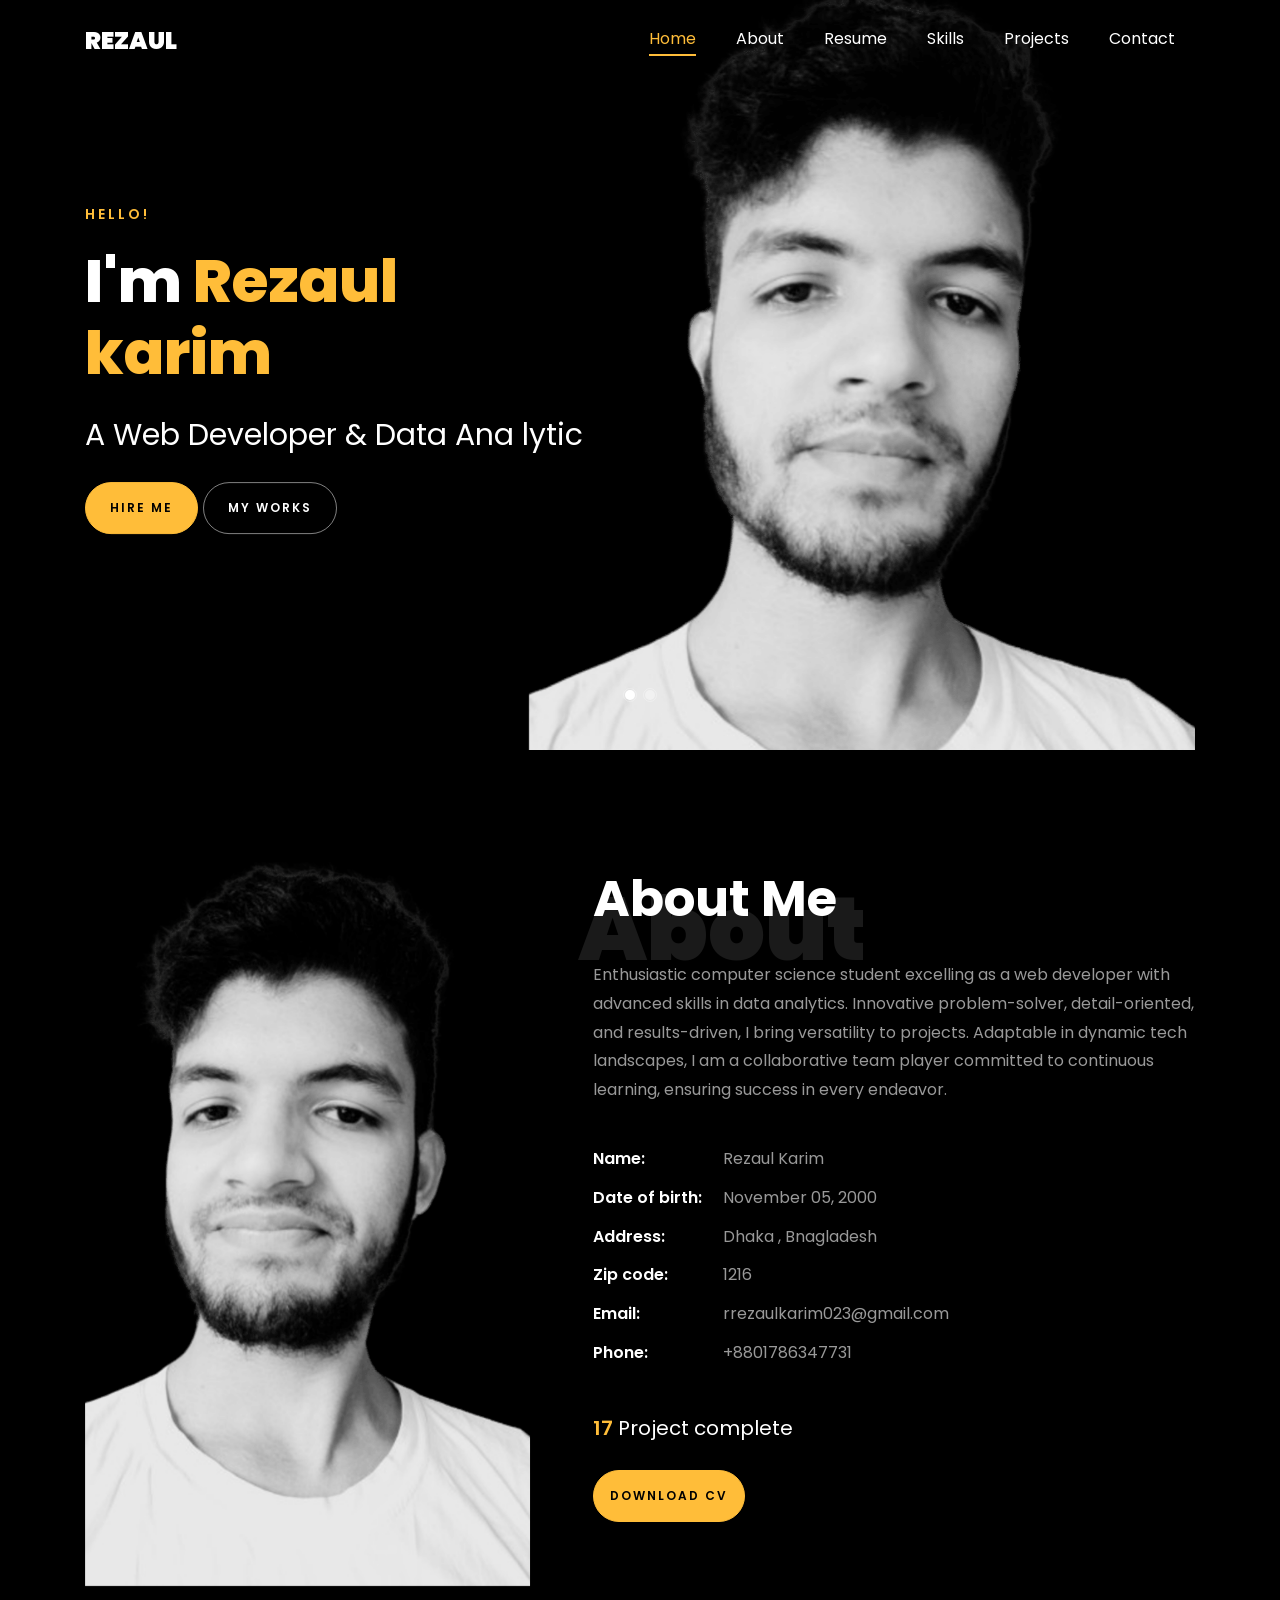
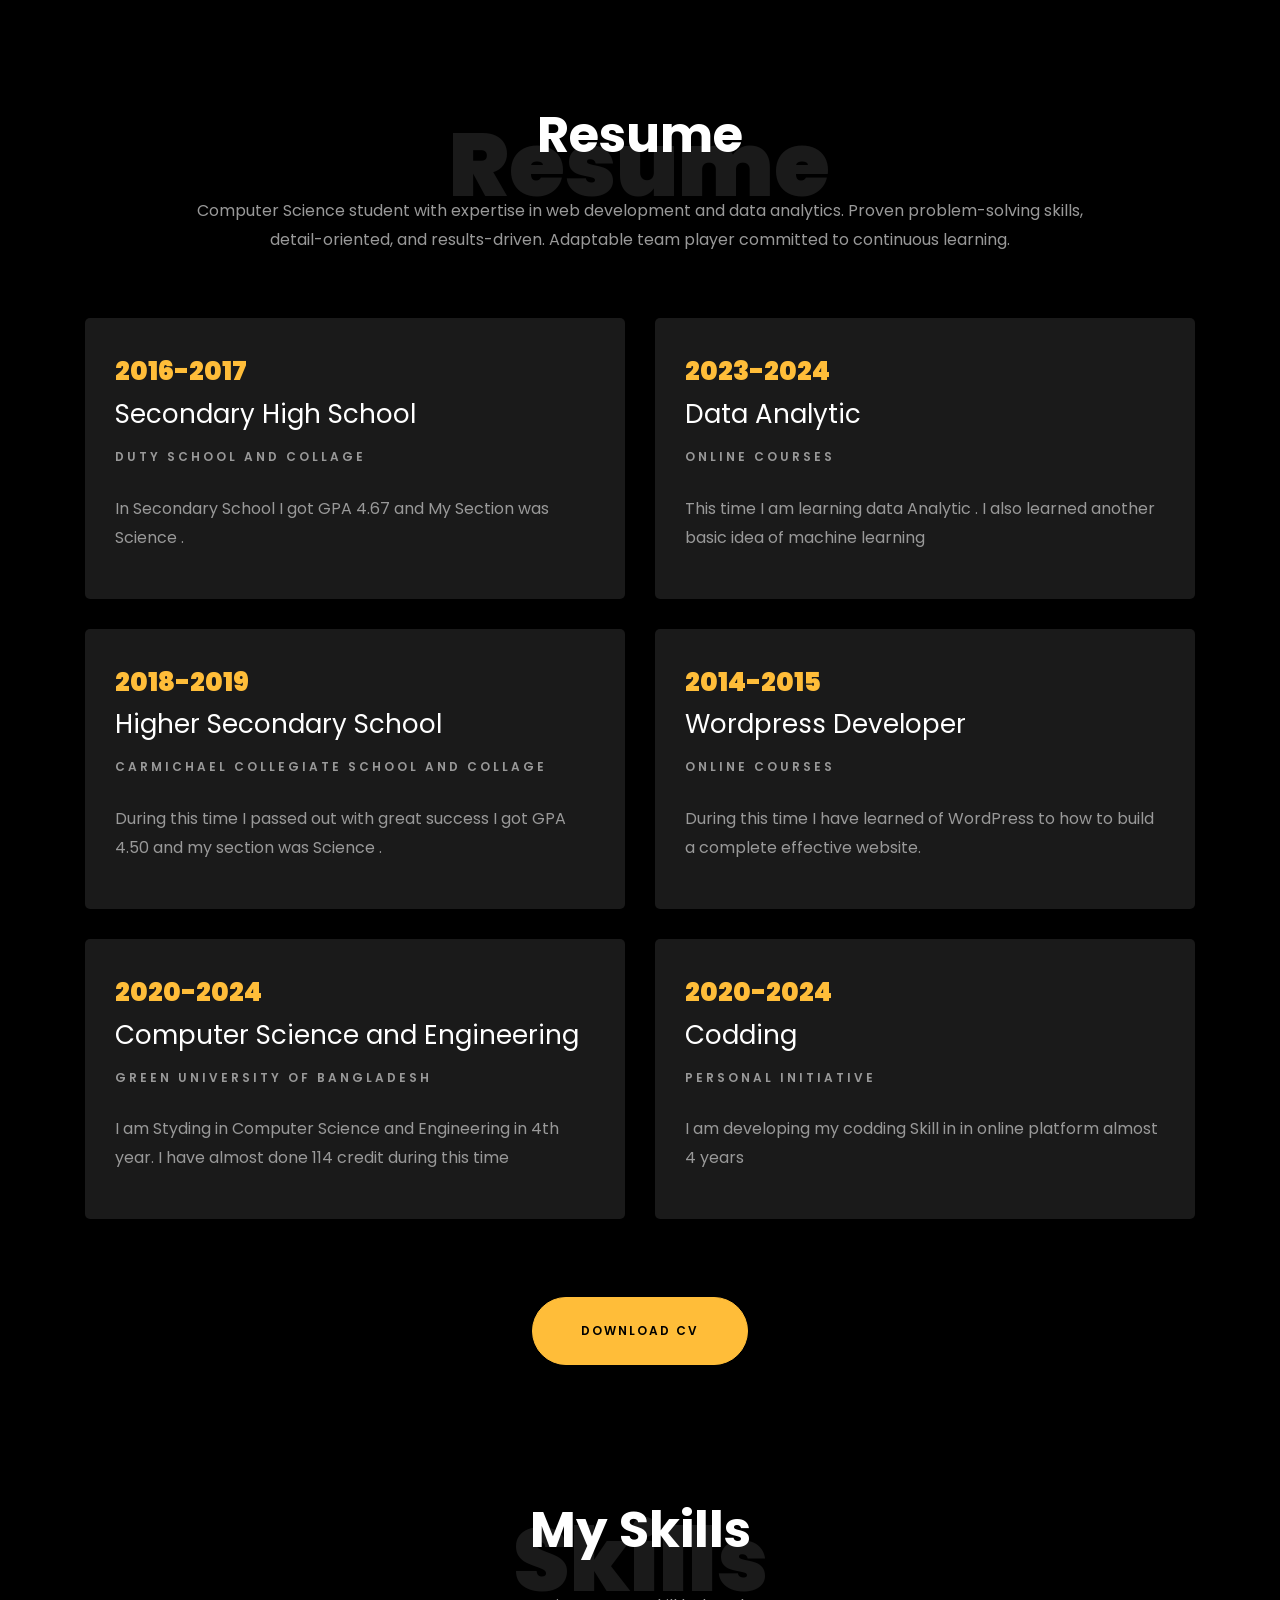
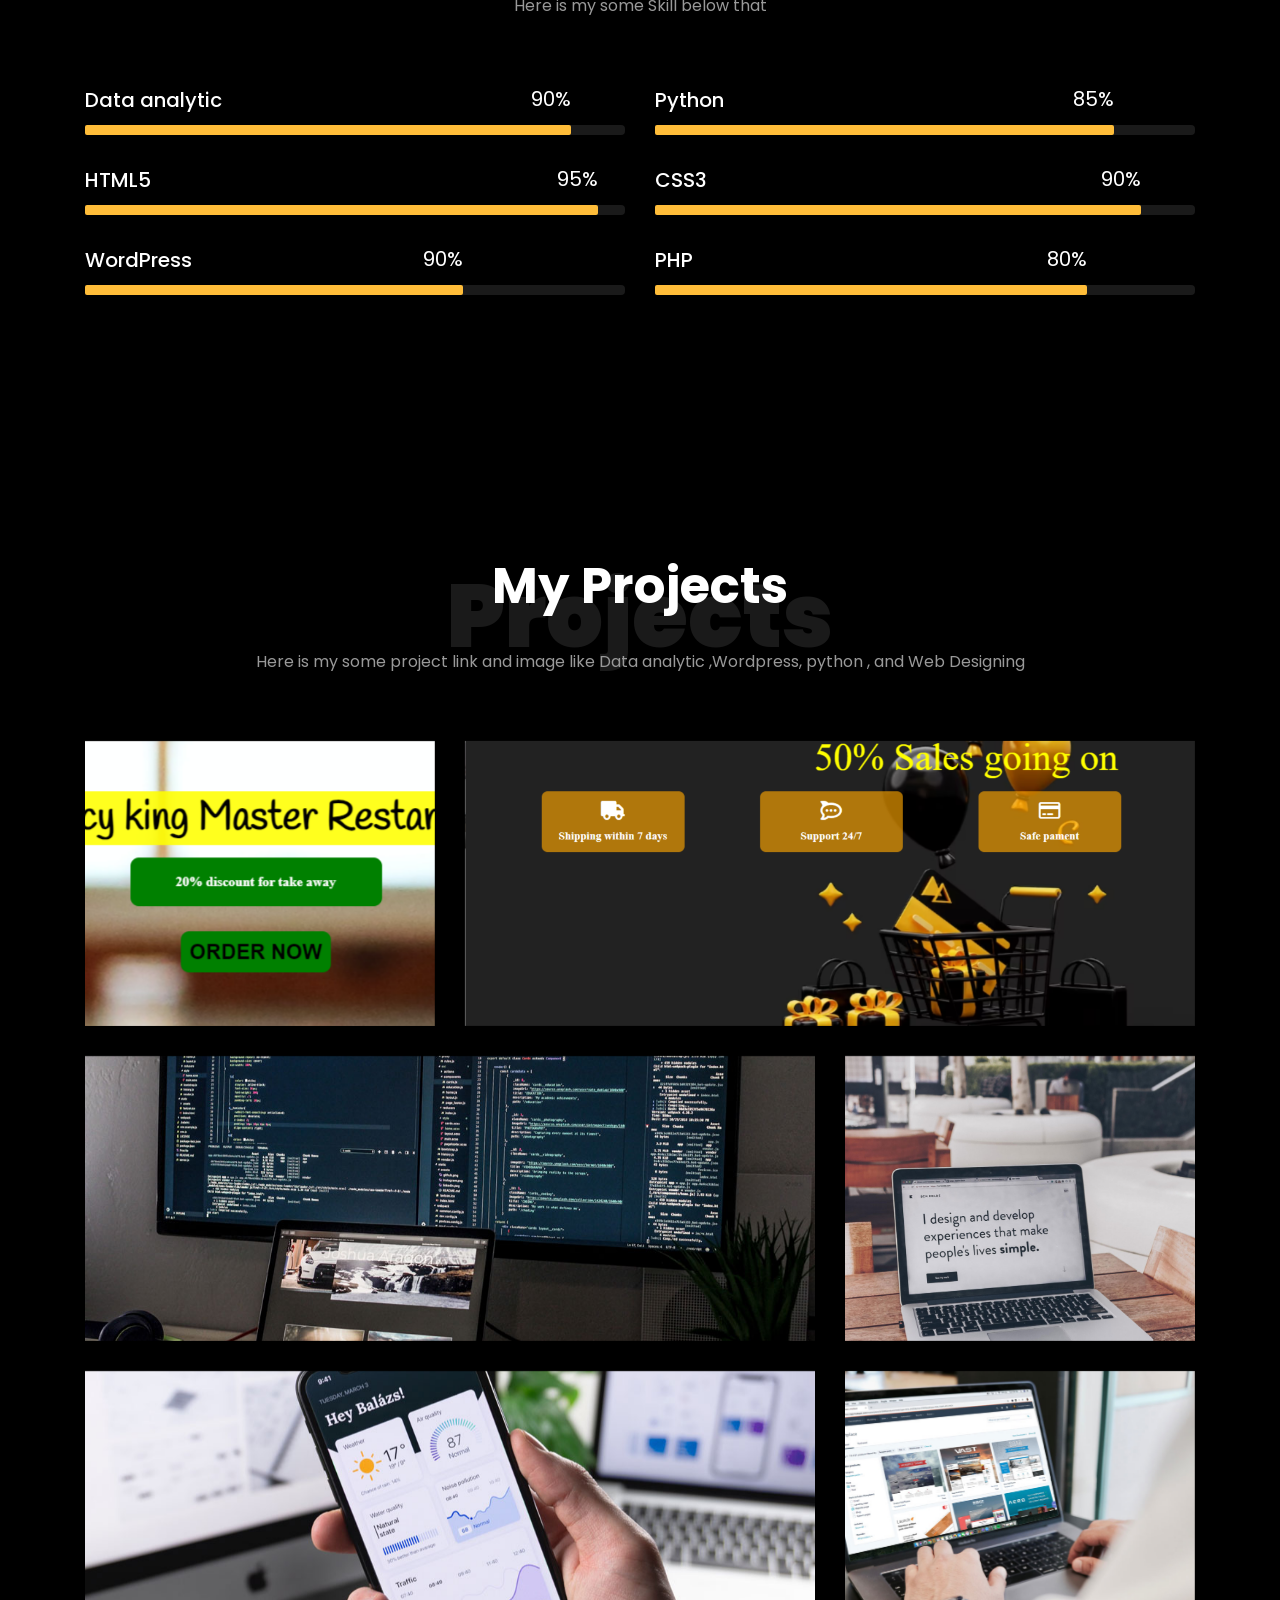
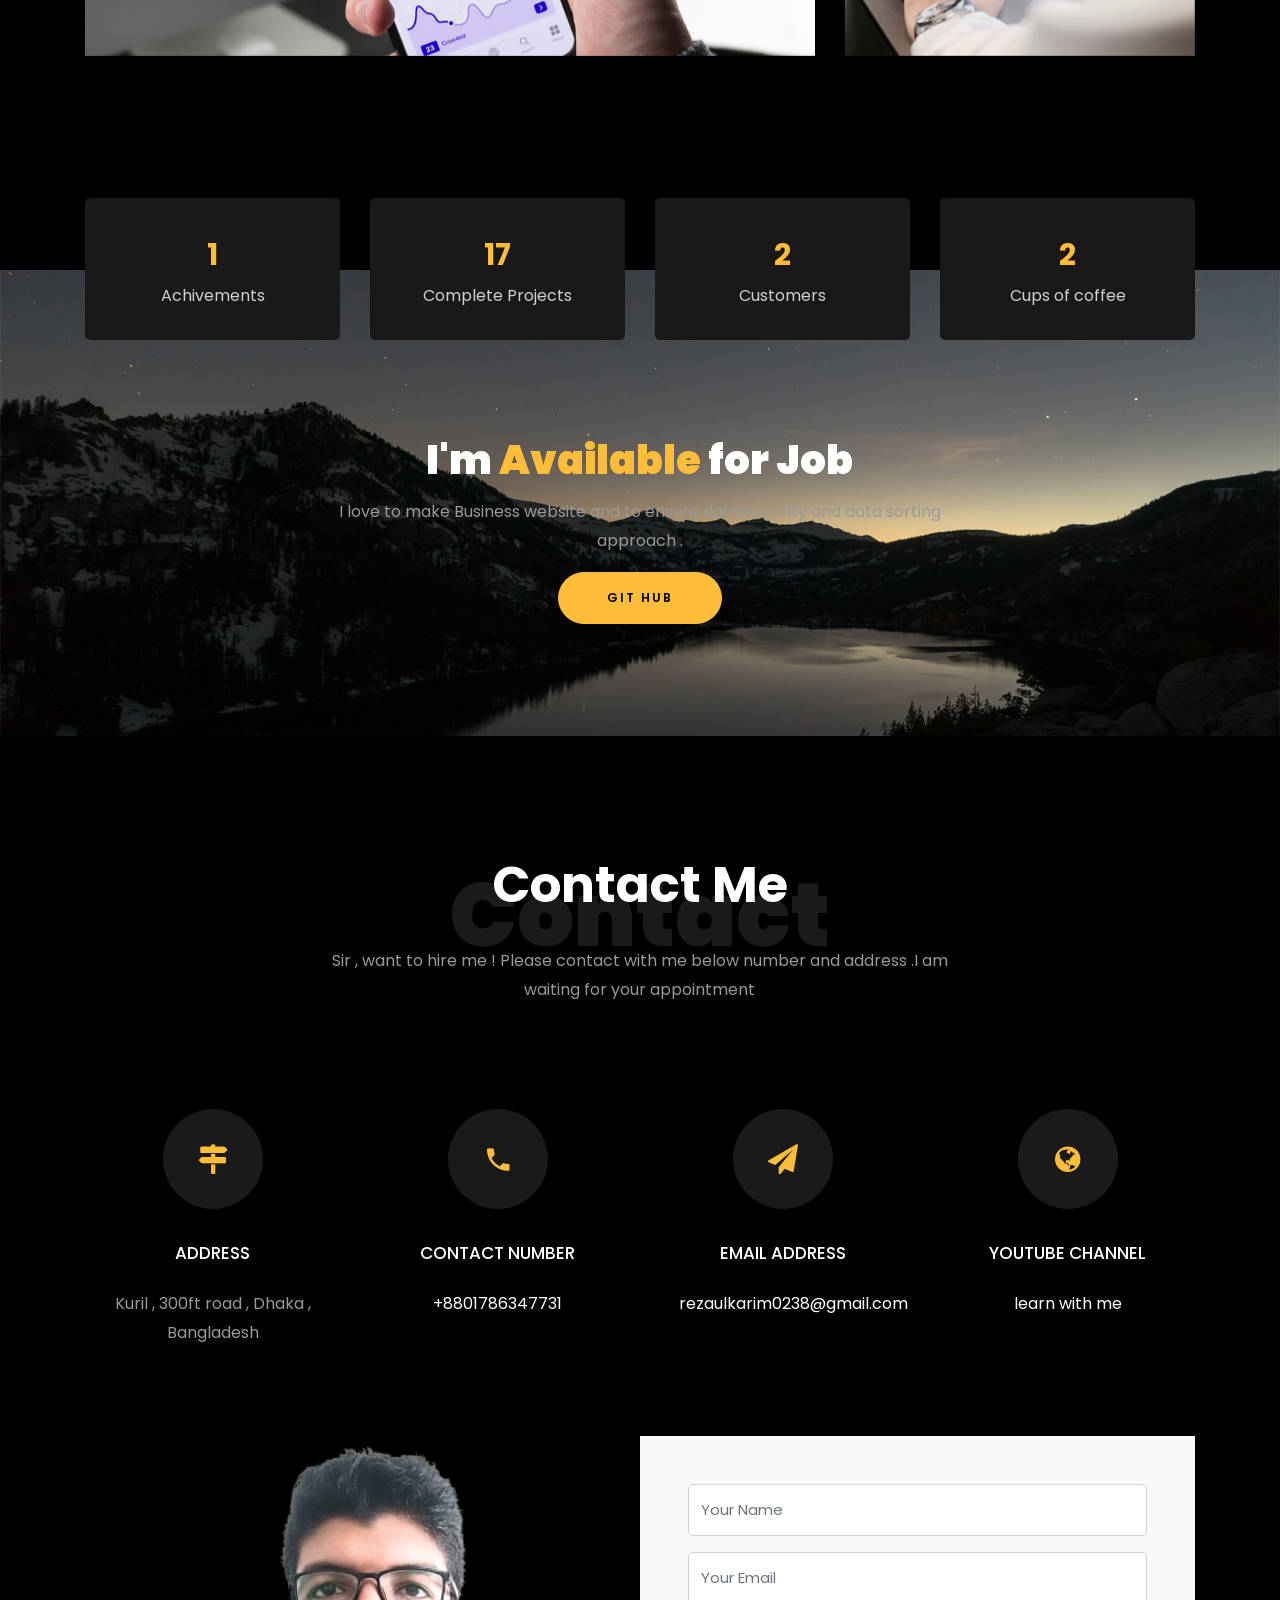
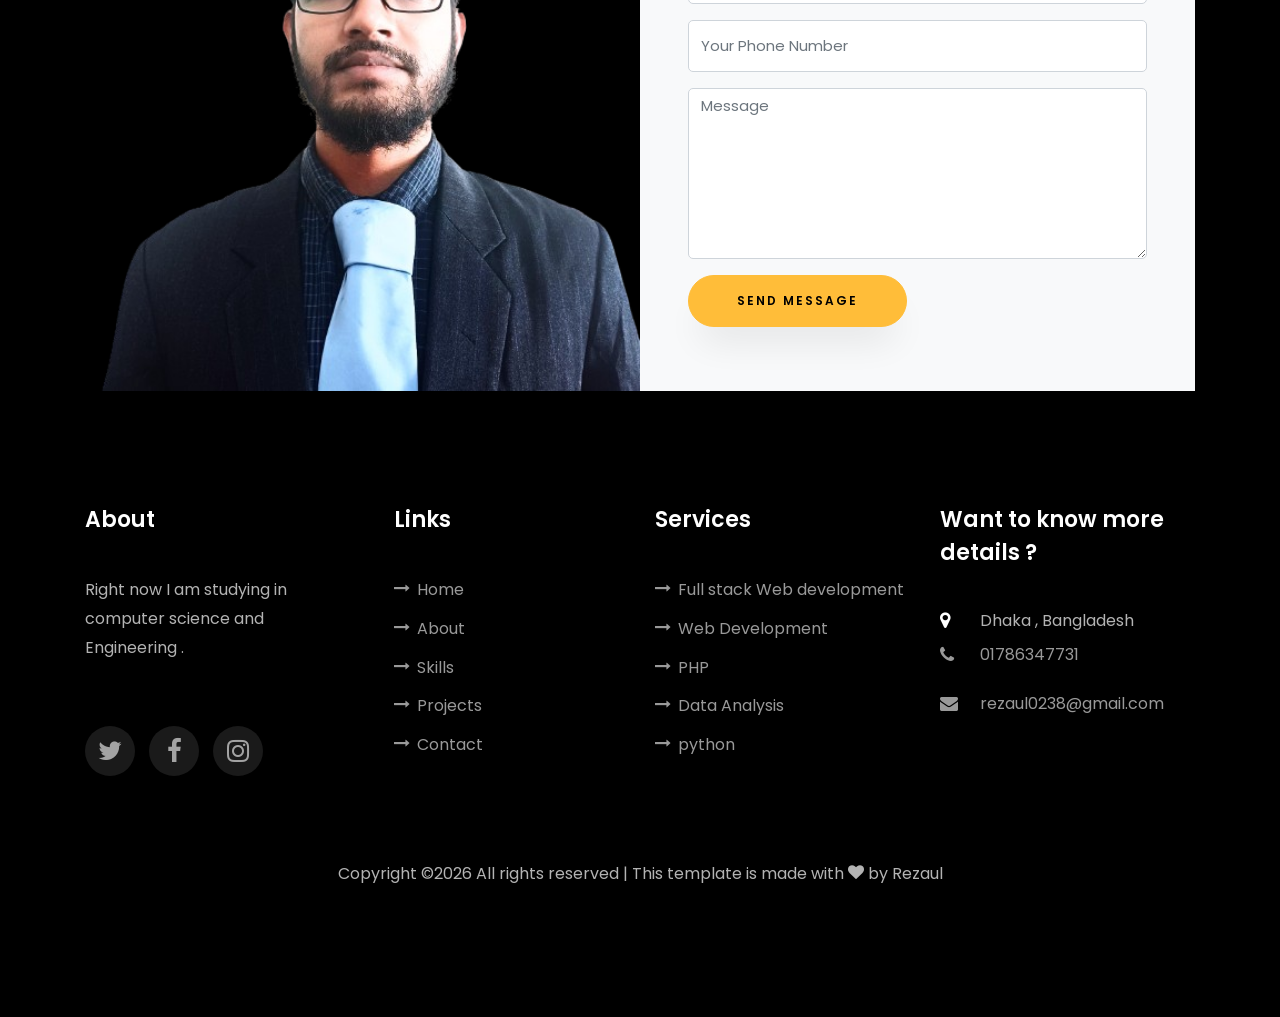
<file: index.html>
<!DOCTYPE html>
<html lang="en">
  <head>
    <title>My name is Rezaul Karim  Please check my profile </title>
    <meta charset="utf-8">
    <meta name="viewport" content="width=device-width, initial-scale=1.0, shrink-to-fit=no">
    
    <link href="https://fonts.googleapis.com/css?family=Poppins:100,200,300,400,500,600,700,800,900" rel="stylesheet">

    <link rel="stylesheet" href="css/open-iconic-bootstrap.min.css">
    <link rel="stylesheet" href="css/animate.css">
    
    <link rel="stylesheet" href="css/owl.carousel.min.css">
    <link rel="stylesheet" href="css/owl.theme.default.min.css">
    <link rel="stylesheet" href="css/magnific-popup.css">

    <link rel="stylesheet" href="css/aos.css">

    <link rel="stylesheet" href="css/ionicons.min.css">
    
    <link rel="stylesheet" href="css/flaticon.css">
    <link rel="stylesheet" href="css/icomoon.css">
    <link rel="stylesheet" href="css/style.css">
  </head>
  <body data-spy="scroll" data-target=".site-navbar-target" data-offset="300">
	  
	  
    <nav class="navbar navbar-expand-lg navbar-dark ftco_navbar ftco-navbar-light site-navbar-target" id="ftco-navbar">
	    <div class="container">
	      <a class="navbar-brand" href="index.html">Rezaul</a>
	      <button class="navbar-toggler js-fh5co-nav-toggle fh5co-nav-toggle" type="button" data-toggle="collapse" data-target="#ftco-nav" aria-controls="ftco-nav" aria-expanded="false" aria-label="Toggle navigation">
	        <span class="oi oi-menu"></span> Menu
	      </button>

	      <div class="collapse navbar-collapse" id="ftco-nav">
	        <ul class="navbar-nav nav ml-auto">
	          <li class="nav-item"><a href="#home-section" class="nav-link"><span>Home</span></a></li>
	          <li class="nav-item"><a href="#about-section" class="nav-link"><span>About</span></a></li>
	          <li class="nav-item"><a href="#resume-section" class="nav-link"><span>Resume</span></a></li>
	          <!-- <li class="nav-item"><a href="#services-section" class="nav-link"><span>Services</span></a></li> -->
	          <li class="nav-item"><a href="#skills-section" class="nav-link"><span>Skills</span></a></li>
	          <li class="nav-item"><a href="#projects-section" class="nav-link"><span>Projects</span></a></li>
	          <!-- <li class="nav-item"><a href="#blog-section" class="nav-link"><span>My Blog</span></a></li> -->
	          <li class="nav-item"><a href="#contact-section" class="nav-link"><span>Contact</span></a></li>
	        </ul>
	      </div>
	    </div>
	  </nav>
	  <section id="home-section" class="hero">
		  <div class="home-slider  owl-carousel">
	      <div class="slider-item ">
	      	<div class="overlay"></div>
	        <div class="container">
	          <div class="row d-md-flex no-gutters slider-text align-items-end justify-content-end" data-scrollax-parent="true">
	          	<div class="one-third js-fullheight order-md-last img" style="background-image:url(images/first.png);">
	          		<div class="overlay"></div>
	          	</div>
		          <div class="one-forth d-flex  align-items-center ftco-animate" data-scrollax=" properties: { translateY: '70%' }">
		          	<div class="text">
		          		<span class="subheading">Hello!</span>
			            <h1 class="mb-4 mt-3">I'm <span>Rezaul karim</span></h1>
			            <h2 class="mb-4">A  Web Developer & Data Ana lytic </h2>
			            <p><a href="#" class="btn btn-primary py-3 px-4">Hire me</a> <a href="https://github.com/Rezaul02" class="btn btn-white btn-outline-white py-3 px-4">My works</a></p>
		            </div>
		          </div>
	        	</div>
	        </div>
	      </div>

	      <div class="slider-item">
	      	<div class="overlay"></div>
	        <div class="container">
	          <div class="row d-flex no-gutters slider-text align-items-end justify-content-end" data-scrollax-parent="true">
	          	<div class="one-third js-fullheight order-md-last img" style="background-image:url(images/reza2.png);">
	          		<div class="overlay"></div>
	          	</div>
		          <div class="one-forth d-flex align-items-center ftco-animate" data-scrollax=" properties: { translateY: '70%' }">
		          	<div class="text">
		          		<span class="subheading">Hello!</span>
			            <h1 class="mb-4 mt-3">I'm a <span>web Developer</span> based in Bangladesh</h1>
			            <p><a href="#" class="btn btn-primary py-3 px-4">Hire me</a> <a href="#" class="btn btn-white btn-outline-white py-3 px-4">My works</a></p>
		            </div>
		          </div>
	        	</div>
	        </div>
	      </div>
	    </div>
    </section>

    <section class="ftco-about img ftco-section ftco-no-pb" id="about-section">
    	<div class="container">
    		<div class="row d-flex">
    			<div class="col-md-6 col-lg-5 d-flex">
    				<div class="img-about img d-flex align-items-stretch">
    					<div class="overlay"></div>
	    				<div class="img d-flex align-self-stretch align-items-center" style="background-image:url(images/second.png);">
	    				</div>
					
						
    				</div>
    			</div>
    			<div class="col-md-6 col-lg-7 pl-lg-5 pb-5">
    				<div class="row justify-content-start pb-3">
		          <div class="col-md-12 heading-section ftco-animate">
		          	<h1 class="big">About</h1>
		            <h2 class="mb-4">About Me</h2>
		            <p>Enthusiastic computer science student excelling as a web developer with advanced skills in data analytics. Innovative problem-solver, detail-oriented, and results-driven, I bring versatility to projects. Adaptable in dynamic tech landscapes, I am a collaborative team player committed to continuous learning, ensuring success in every endeavor.</p>
		            <ul class="about-info mt-4 px-md-0 px-2">
		            	<li class="d-flex"><span>Name:</span> <span>Rezaul Karim</span></li>
		            	<li class="d-flex"><span>Date of birth:</span> <span>November 05, 2000</span></li>
		            	<li class="d-flex"><span>Address:</span> <span>Dhaka , Bnagladesh </span></li>
		            	<li class="d-flex"><span>Zip code:</span> <span>1216</span></li>
		            	<li class="d-flex"><span>Email:</span> <span>rrezaulkarim023@gmail.com</span></li>
		            	<li class="d-flex"><span>Phone: </span> <span>+8801786347731</span></li>
		            </ul>
		          </div>
		        </div>
				<div>

				</div>
	          <div class="counter-wrap ftco-animate d-flex mt-md-3">
              <div class="text">
              	<p class="mb-4">
	                <span class="number" data-number="40">0</span>
	                <span>Project complete</span>
                </p>
                <p><a href="images/CV.pdf" download class="btn btn-primary py-3 px-3">Download CV</a></p>
              </div>
	          </div>
	        </div>
        </div>
    	</div>
    </section>

    <section class="ftco-section ftco-no-pb" id="resume-section">
    	<div class="container">
    		<div class="row justify-content-center pb-5">
          <div class="col-md-10 heading-section text-center ftco-animate">
          	<h1 class="big big-2">Resume</h1>
            <h2 class="mb-4">Resume</h2>
            <p>Computer Science student with expertise in web development and data analytics. Proven problem-solving skills, detail-oriented, and results-driven. Adaptable team player committed to continuous learning.</p>
          </div>
        </div>
    		<div class="row">
    			<div class="col-md-6">
    				<div class="resume-wrap ftco-animate">
    					<span class="date">2016-2017</span>
    					<h2> Secondary High School</h2>
    					<span class="position">Duty School and Collage </span>
    					<p class="mt-4">In Secondary School I got GPA 4.67 and My Section  was Science .</p>
    				</div>
    				<div class="resume-wrap ftco-animate">
    					<span class="date">2018-2019</span>
    					<h2>Higher Secondary School </h2>
    					<span class="position">Carmichael Collegiate School and Collage </span>
    					<p class="mt-4">During this time I passed out with great success I got GPA 4.50 and my section was Science .</p>
    				</div>
    				<div class="resume-wrap ftco-animate">
    					<span class="date">2020-2024</span>
    					<h2>Computer Science and Engineering</h2>
    					<span class="position">Green University Of Bangladesh </span>
    					<p class="mt-4"> I am Styding in Computer Science and  Engineering in 4th year. I have almost done 114 credit during this time  </p>
    				</div>
    			</div>

    			<div class="col-md-6">
    				<div class="resume-wrap ftco-animate">
    					<span class="date">2023-2024</span>
    					<h2>Data Analytic </h2>
    					<span class="position">Online Courses</span>
    					<p class="mt-4">This time I am  learning data Analytic . I also learned another basic idea of machine learning</p>
    				</div>
    				<div class="resume-wrap ftco-animate">
    					<span class="date">2014-2015</span>
    					<h2>Wordpress Developer</h2>
    					<span class="position">Online Courses</span>
    					<p class="mt-4">During this time I have learned  of WordPress to how to build a complete  effective website. </p>
    				</div>
    				<div class="resume-wrap ftco-animate">
    					<span class="date">2020-2024</span>
    					<h2>Codding</h2>
    					<span class="position">Personal initiative</span>
    					<p class="mt-4">I am developing my codding Skill in  in online platform almost 4 years  </p>
    				</div>
    			</div>
    		</div>
    		<div class="row justify-content-center mt-5">
    			<div class="col-md-6 text-center ftco-animate">
    				<p><a href="images/CV.pdf" download class="btn btn-primary py-4 px-5" download>Download CV</a></p>
					
					
    			</div>
    		</div>
    	</div>
    </section>
<!-- service section part start in here  -->
    <!-- <section class="ftco-section" id="services-section">
    	<div class="container">
    		<div class="row justify-content-center py-5 mt-5">
          <div class="col-md-12 heading-section text-center ftco-animate">
          	<h1 class="big big-2">Services</h1>
            <h2 class="mb-4">Services</h2>
            <p>Far far away, behind the word mountains, far from the countries Vokalia and Consonantia</p>
          </div>
        </div>
    		<div class="row">
					<div class="col-md-4 text-center d-flex ftco-animate">
						<a href="#" class="services-1">
							<span class="icon">
								<i class="flaticon-analysis"></i>
							</span>
							<div class="desc">
								<h3 class="mb-5">Web Design</h3>
							</div>
						</a>
					</div>
					<div class="col-md-4 text-center d-flex ftco-animate">
						<a href="#" class="services-1">
							<span class="icon">
								<i class="flaticon-flasks"></i>
							</span>
							<div class="desc">
								<h3 class="mb-5">Phtography</h3>
							</div>
						</a>
					</div>
					<div class="col-md-4 text-center d-flex ftco-animate">
						<a href="#" class="services-1">
							<span class="icon">
								<i class="flaticon-ideas"></i>
							</span>
							<div class="desc">
								<h3 class="mb-5">Web Developer</h3>
							</div>
						</a>
					</div>

					<div class="col-md-4 text-center d-flex ftco-animate">
						<a href="#" class="services-1">
							<span class="icon">
								<i class="flaticon-analysis"></i>
							</span>
							<div class="desc">
								<h3 class="mb-5">App Developing</h3>
							</div>
						</a>
					</div>
					<div class="col-md-4 text-center d-flex ftco-animate">
						<a href="#" class="services-1">
							<span class="icon">
								<i class="flaticon-flasks"></i>
							</span>
							<div class="desc">
								<h3 class="mb-5">Branding</h3>
							</div>
						</a>
					</div>
					<div class="col-md-4 text-center d-flex ftco-animate">
						<a href="#" class="services-1">
							<span class="icon">
								<i class="flaticon-ideas"></i>
							</span>
							<div class="desc">
								<h3 class="mb-5">Product Strategy</h3>
							</div>
						</a>
					</div>
				</div>
    	</div>
    </section> -->

		
		<section class="ftco-section" id="skills-section">
			<div class="container">
				<div class="row justify-content-center pb-5">
          <div class="col-md-12 heading-section text-center ftco-animate">
          	<h1 class="big big-2">Skills</h1>
            <h2 class="mb-4">My Skills</h2>
            <p>Here is my some Skill below that
			</p>
          </div>
        </div>
				<div class="row">
					<div class="col-md-6 animate-box">
						<div class="progress-wrap ftco-animate">
							<h3>Data analytic</h3>
							<div class="progress">
							 	<div class="progress-bar color-1" role="progressbar" aria-valuenow="90"
							  	aria-valuemin="0" aria-valuemax="100" style="width:90%">
							    <span>90%</span>
							  	</div>
							</div>
						</div>
					</div>
					<div class="col-md-6 animate-box">
						<div class="progress-wrap ftco-animate">
							<h3>Python</h3>
							<div class="progress">
							 	<div class="progress-bar color-2" role="progressbar" aria-valuenow="85"
							  	aria-valuemin="0" aria-valuemax="100" style="width:85%">
							    <span>85%</span>
							  	</div>
							</div>
						</div>
					</div>
					<div class="col-md-6 animate-box">
						<div class="progress-wrap ftco-animate">
							<h3>HTML5</h3>
							<div class="progress">
							 	<div class="progress-bar color-3" role="progressbar" aria-valuenow="95"
							  	aria-valuemin="0" aria-valuemax="100" style="width:95%">
							    <span>95%</span>
							  	</div>
							</div>
						</div>
					</div>
					<div class="col-md-6 animate-box">
						<div class="progress-wrap ftco-animate">
							<h3>CSS3</h3>
							<div class="progress">
							 	<div class="progress-bar color-4" role="progressbar" aria-valuenow="90"
							  	aria-valuemin="0" aria-valuemax="100" style="width:90%">
							    <span>90%</span>
							  	</div>
							</div>
						</div>
					</div>
					<div class="col-md-6 animate-box">
						<div class="progress-wrap ftco-animate">
							<h3>WordPress</h3>
							<div class="progress">
							 	<div class="progress-bar color-5" role="progressbar" aria-valuenow="70"
							  	aria-valuemin="0" aria-valuemax="100" style="width:70%">
							    <span>90%</span>
							  	</div>
							</div>
						</div>
					</div>
					<div class="col-md-6 animate-box">
						<div class="progress-wrap ftco-animate">
							<h3>PHP</h3>
							<div class="progress">
							 	<div class="progress-bar color-6" role="progressbar" aria-valuenow="80"
							  	aria-valuemin="0" aria-valuemax="100" style="width:80%">
							    <span>80%</span>
							  	</div>
							</div>
						</div>
					</div>
				</div>
			</div>
		</section>
  <!--  project section below that  -->

    <section class="ftco-section ftco-project" id="projects-section">
    	<div class="container">
    		<div class="row justify-content-center pb-5">
          <div class="col-md-12 heading-section text-center ftco-animate">
          	<h1 class="big big-2">Projects</h1>
            <h2 class="mb-4">My  Projects</h2>
            <p> Here is my some project link and image   like Data analytic ,Wordpress, python , and Web Designing  </p>
          </div>
        </div>
    		<div class="row">
					<!-- This div for project 1 -->
    			<div class="col-md-4">
    				<div class="project img ftco-animate d-flex justify-content-center align-items-center" style="background-image: url(images/project1.PNG);">
    					<div class="overlay"></div>
	    				<div class="text text-center p-4">
	    					<h3><a href="https://rezaul02.github.io/Restaurant/">Branding &amp; Please click on here</a></h3>
	    					<span>Web Design</span>
	    				</div>
    				</div>
  				</div>
				<!-- This div for project 2  -->
  				<div class="col-md-8">
    				<div class="project img ftco-animate d-flex justify-content-center align-items-center" style="background-image: url(images/myE.PNG);">
    					<div class="overlay"></div>
	    				<div class="text text-center p-4">
	    					<h3><a href="https://rezaul02.github.io/Ecommercesite/">Branding &amp; Please click on here</a></h3>
	    					<span>Web Design</span>
	    				</div>
    				</div>
  				</div>
	<!-- This div for project 3  -->
    			<div class="col-md-8">
    				<div class="project img ftco-animate d-flex justify-content-center align-items-center" style="background-image: url(images/image_1.jpg);">
    					<div class="overlay"></div>
	    				<div class="text text-center p-4">
	    					<h3><a href="https://rezaul02.github.io/Blog-project/">Branding &amp; Please click on here</a></h3>
	    					<span>Web Design</span>
	    				</div>
    				</div>

    				<div class="project img ftco-animate d-flex justify-content-center align-items-center" style="background-image: url(images/project-6.jpg);">
    					<div class="overlay"></div>
	    				<div class="text text-center p-4">
	    					<h3><a href="#">Branding &amp; Please click on here</a></h3>
	    					<span>Web Design</span>
	    				</div>
    				</div>
    			</div>
    			<div class="col-md-4">
    				<div class="row">
    					<div class="col-md-12">
		    				<div class="project img ftco-animate d-flex justify-content-center align-items-center" style="background-image: url(images/project-2.jpg);">
		    					<div class="overlay"></div>
			    				<div class="text text-center p-4">
			    					<h3><a href="#">Branding &amp; Please click on here</a></h3>
			    					<span>Web Design</span>
			    				</div>
		    				</div>
	    				</div>
	    				<div class="col-md-12">
		    				<div class="project img ftco-animate d-flex justify-content-center align-items-center" style="background-image: url(images/project-3.jpg);">
		    					<div class="overlay"></div>
			    				<div class="text text-center p-4">
			    					<h3><a href="#">Branding &amp; Please click on here</a></h3>
			    					<span>Web Design</span>
			    				</div>
		    				</div>
	    				</div>
    				</div>
    			</div>
    		</div>
    	</div>
    </section>

<!-- 
    <section class="ftco-section" id="blog-section">
      <div class="container">
        <div class="row justify-content-center mb-5 pb-5">
          <div class="col-md-7 heading-section text-center ftco-animate">
            <h1 class="big big-2">Blog</h1>
            <h2 class="mb-4">Our Blog</h2>
            <p>Far far away, behind the word mountains, far from the countries Vokalia and Consonantia</p>
          </div>
        </div>
        <div class="row d-flex">
          <div class="col-md-4 d-flex ftco-animate">
          	<div class="blog-entry justify-content-end">
              <a href="single.html" class="block-20" style="background-image: url('images/image_1.jpg');">
              </a>
              <div class="text mt-3 float-right d-block">
              	<div class="d-flex align-items-center mb-3 meta">
	                <p class="mb-0">
	                	<span class="mr-2">June 21, 2019</span>
	                	<a href="#" class="mr-2">Admin</a>
	                	<a href="#" class="meta-chat"><span class="icon-chat"></span> 3</a>
	                </p>
                </div>
                <h3 class="heading"><a href="single.html">Why Lead Generation is Key for Business Growth</a></h3>
                <p>A small river named Duden flows by their place and supplies it with the necessary regelialia.</p>
              </div>
            </div>
          </div>
          <div class="col-md-4 d-flex ftco-animate">
          	<div class="blog-entry justify-content-end">
              <a href="single.html" class="block-20" style="background-image: url('images/image_2.jpg');">
              </a>
              <div class="text mt-3 float-right d-block">
              	<div class="d-flex align-items-center mb-3 meta">
	                <p class="mb-0">
	                	<span class="mr-2">June 21, 2019</span>
	                	<a href="#" class="mr-2">Admin</a>
	                	<a href="#" class="meta-chat"><span class="icon-chat"></span> 3</a>
	                </p>
                </div>
                <h3 class="heading"><a href="single.html">Why Lead Generation is Key for Business Growth</a></h3>
                <p>A small river named Duden flows by their place and supplies it with the necessary regelialia.</p>
              </div>
            </div>
          </div>
          <div class="col-md-4 d-flex ftco-animate">
          	<div class="blog-entry">
              <a href="single.html" class="block-20" style="background-image: url('images/image_3.jpg');">
              </a>
              <div class="text mt-3 float-right d-block">
              	<div class="d-flex align-items-center mb-3 meta">
	                <p class="mb-0">
	                	<span class="mr-2">June 21, 2019</span>
	                	<a href="#" class="mr-2">Admin</a>
	                	<a href="#" class="meta-chat"><span class="icon-chat"></span> 3</a>
	                </p>
                </div>
                <h3 class="heading"><a href="single.html">Why Lead Generation is Key for Business Growth</a></h3>
                <p>A small river named Duden flows by their place and supplies it with the necessary regelialia.</p>
              </div>
            </div>
          </div>
        </div>
      </div>
    </section> -->

    <section class="ftco-section ftco-no-pt ftco-no-pb ftco-counter img" id="section-counter">
    	<div class="container">
				<div class="row d-md-flex align-items-center">
          <div class="col-md d-flex justify-content-center counter-wrap ftco-animate">
            <div class="block-18">
              <div class="text">
                <strong class="number" data-number="03">0</strong>
                <span>Achivements </span>
              </div>
            </div>
          </div>
          <div class="col-md d-flex justify-content-center counter-wrap ftco-animate">
            <div class="block-18">
              <div class="text">
                <strong class="number" data-number="40">0</strong>
                <span>Complete Projects</span>
              </div>
            </div>
          </div>
          <div class="col-md d-flex justify-content-center counter-wrap ftco-animate">
            <div class="block-18">
              <div class="text">
                <strong class="number" data-number="06">0</strong>
                <span>Customers</span>
              </div>
            </div>
          </div>
          <div class="col-md d-flex justify-content-center counter-wrap ftco-animate">
            <div class="block-18">
              <div class="text">
                <strong class="number" data-number="5">0</strong>
                <span>Cups of coffee</span>
              </div>
            </div>
          </div>
        </div>
      </div>
    </section>

    <section class="ftco-section ftco-hireme img margin-top" style="background-image: url(images/bg_1.jpg)">
			<div class="container">
				<div class="row justify-content-center">
					<div class="col-md-7 ftco-animate text-center">
						<h2>I'm <span>Available</span> for Job</h2>
						<p>I love to make Business website and to ensure data security  and data sorting approach  .</p>
						 
						<p class="mb-0"><a href="https://github.com/Rezaul02" class="btn btn-primary py-3 px-5">Git Hub </a></p>
					
						
					
					</div>
				</div>
			</div> 
			
			
		
		</section>

    <section class="ftco-section contact-section ftco-no-pb" id="contact-section">
      <div class="container">
      	<div class="row justify-content-center mb-5 pb-3">
          <div class="col-md-7 heading-section text-center ftco-animate">
            <h1 class="big big-2">Contact</h1>
            <h2 class="mb-4">Contact Me</h2>
            <p>Sir , want to hire me ! Please contact with me below number and address .I am waiting for your appointment</p>
          </div>
        </div>

        <div class="row d-flex contact-info mb-5">
          <div class="col-md-6 col-lg-3 d-flex ftco-animate">
          	<div class="align-self-stretch box p-4 text-center">
          		<div class="icon d-flex align-items-center justify-content-center">
          			<span class="icon-map-signs"></span>
          		</div>
          		<h3 class="mb-4">Address</h3>
	            <p> Kuril , 300ft road , Dhaka , Bangladesh </p>
	          </div>
          </div>
          <div class="col-md-6 col-lg-3 d-flex ftco-animate">
          	<div class="align-self-stretch box p-4 text-center">
          		<div class="icon d-flex align-items-center justify-content-center">
          			<span class="icon-phone2"></span>
          		</div>
          		<h3 class="mb-4">Contact Number</h3>
	            <p><a href="tel://1234567920">+8801786347731</a></p>
	          </div>
          </div>
          <div class="col-md-6 col-lg-3 d-flex ftco-animate">
          	<div class="align-self-stretch box p-4 text-center">
          		<div class="icon d-flex align-items-center justify-content-center">
          			<span class="icon-paper-plane"></span>
          		</div>
          		<h3 class="mb-4">Email Address</h3>
	            <p><a href="mailto:rezaulkarim0238@gmail.com">rezaulkarim0238@gmail.com</a></p>
	          </div>
          </div>
          <div class="col-md-6 col-lg-3 d-flex ftco-animate">
          	<div class="align-self-stretch box p-4 text-center">
          		<div class="icon d-flex align-items-center justify-content-center">
          			<span class="icon-globe"></span>
          		</div>
          		<h3 class="mb-4">Youtube Channel </h3>
	            <p><a href="https://www.youtube.com/@learnwithme6392">learn with me </a></p>
	          </div>
          </div>
        </div>

        <div class="row no-gutters block-9">
          <div class="col-md-6 order-md-last d-flex">
            <form  action="https://api.web3forms.com/submit" method="POST" class="bg-light p-4 p-md-5 contact-form">
			
              <div class="form-group">
				<input type="hidden" name="access_key" value="716d3ef2-cc9c-4bfb-a908-99bca6b81582">
                <input id="name " name="name" type="text" class="form-control" placeholder="Your Name">
              </div>
              <div class="form-group">
                <input id="email" name="email" type="text" class="form-control" placeholder="Your Email">
              </div>
              <div class="form-group">
                 <input id="phone " name="name" type="text" class="form-control" placeholder="Your Phone Number ">
				
              </div>
              <div class="form-group">
                <textarea name="message" id="" cols="30" rows="7" class="form-control" placeholder="Message"></textarea>
              </div>
              <div class="form-group">
                <input type="submit" value="Send Message" class="btn btn-primary py-3 px-5">
              </div>
            </form>
          
          </div>
		  <!-- Email transfering Operation  can be work in here  -->
		  <!-- <script src="https://smtpjs.com/v3/smtp.js"></script>
		  <script>
			function SendEmail(){
		           Email.send({
						   Host : "smtp.elasticemail.com",
						//   Host : "smtp.gmail.com",
							Username : "r39989011@gmail.com",
							Password : "CB61D1D966E7E9F5E225FE9C315378A144DD",
							To : 'r39989011@gmail.com',
							From : document.getElementById("email").value,
							Subject : "New contact from Enquiry ",
							Body : "And this is the body"
							}).then(
							message => alert(message)
								);
							}
		  </script> -->

          <div class="col-md-6 d-flex">
          	<div class="img" style="background-image: url(images/reza2.png)"></div>
          </div>
        </div>
      </div>
    </section>
		

    <footer class="ftco-footer ftco-section">
      <div class="container">
        <div class="row mb-5">
          <div class="col-md">
            <div class="ftco-footer-widget mb-4">
              <h2 class="ftco-heading-2">About</h2>
              <p>Right now I am studying in computer science and Engineering .</p>
              <ul class="ftco-footer-social list-unstyled float-md-left float-lft mt-5">
                <li class="ftco-animate"><a href="rezaul"><span class="icon-twitter"></span></a></li>
                <li class="ftco-animate"><a href="https://www.facebook.com/share/1qRpvW8oYrs9zFns/?mibextid=qi2Omg"><span class="icon-facebook"></span></a></li>
                <li class="ftco-animate"><a href="#"><span class="icon-instagram"></span></a></li>
              </ul>
            </div>
          </div>
          <div class="col-md">
            <div class="ftco-footer-widget mb-4 ml-md-4">
              <h2 class="ftco-heading-2">Links</h2>
              <ul class="list-unstyled">
                <li><a href="#"><span class="icon-long-arrow-right mr-2"></span>Home</a></li>
                <li><a href="#"><span class="icon-long-arrow-right mr-2"></span>About</a></li>
                <li><a href="#"><span class="icon-long-arrow-right mr-2"></span>Skills</a></li>
                <li><a href="#"><span class="icon-long-arrow-right mr-2"></span>Projects</a></li>
                <li><a href="#"><span class="icon-long-arrow-right mr-2"></span>Contact</a></li>
              </ul>
            </div>
          </div>
          <div class="col-md">
             <div class="ftco-footer-widget mb-4">
              <h2 class="ftco-heading-2">Services</h2>
              <ul class="list-unstyled">
                <li><a href="#"><span class="icon-long-arrow-right mr-2"></span>Full stack Web development</a></li>
                <li><a href="#"><span class="icon-long-arrow-right mr-2"></span>Web Development</a></li>
                <li><a href="#"><span class="icon-long-arrow-right mr-2"></span>PHP</a></li>
                <li><a href="#"><span class="icon-long-arrow-right mr-2"></span>Data Analysis</a></li>
                <li><a href="#"><span class="icon-long-arrow-right mr-2"></span>python</a></li>
              </ul>
            </div>
          </div>
          <div class="col-md">
            <div class="ftco-footer-widget mb-4">
            	<h2 class="ftco-heading-2">Want to know more details ?</h2>
            	<div class="block-23 mb-3">
	              <ul>
	                <li><span class="icon icon-map-marker"></span><span class="text">Dhaka , Bangladesh </span></li>
	                <li><a href="#"><span class="icon icon-phone"></span><span class="text">01786347731</span></a></li>
	                <li><a href="#"><span class="icon icon-envelope"></span><span class="text">rezaul0238@gmail.com</span></a></li>
	              </ul>
	            </div>
            </div>
          </div>
        </div>
        <div class="row">
          <div class="col-md-12 text-center">

            <p><!-- Link back to Colorlib can't be removed. Template is licensed under CC BY 3.0. -->
  Copyright &copy;<script>document.write(new Date().getFullYear());</script> All rights reserved | This template is made with <i class="icon-heart color-danger" aria-hidden="true"></i> by <a href="#" target="_blank">Rezaul</a>
  <!-- Link back to Colorlib can't be removed. Template is licensed under CC BY 3.0. --></p>
          </div>
        </div>
      </div>
    </footer>
    
  

  <!-- loader -->
  <div id="ftco-loader" class="show fullscreen"><svg class="circular" width="48px" height="48px"><circle class="path-bg" cx="24" cy="24" r="22" fill="none" stroke-width="4" stroke="#eeeeee"/><circle class="path" cx="24" cy="24" r="22" fill="none" stroke-width="4" stroke-miterlimit="10" stroke="#F96D00"/></svg></div>


  <script src="js/jquery.min.js"></script>
  <script src="js/jquery-migrate-3.0.1.min.js"></script>
  <script src="js/popper.min.js"></script>
  <script src="js/bootstrap.min.js"></script>
  <script src="js/jquery.easing.1.3.js"></script>
  <script src="js/jquery.waypoints.min.js"></script>
  <script src="js/jquery.stellar.min.js"></script>
  <script src="js/owl.carousel.min.js"></script>
  <script src="js/jquery.magnific-popup.min.js"></script>
  <script src="js/aos.js"></script>
  <script src="js/jquery.animateNumber.min.js"></script>
  <script src="js/scrollax.min.js"></script>
  
  <script src="js/main.js"></script>
    
  </body>
</html>
</file>
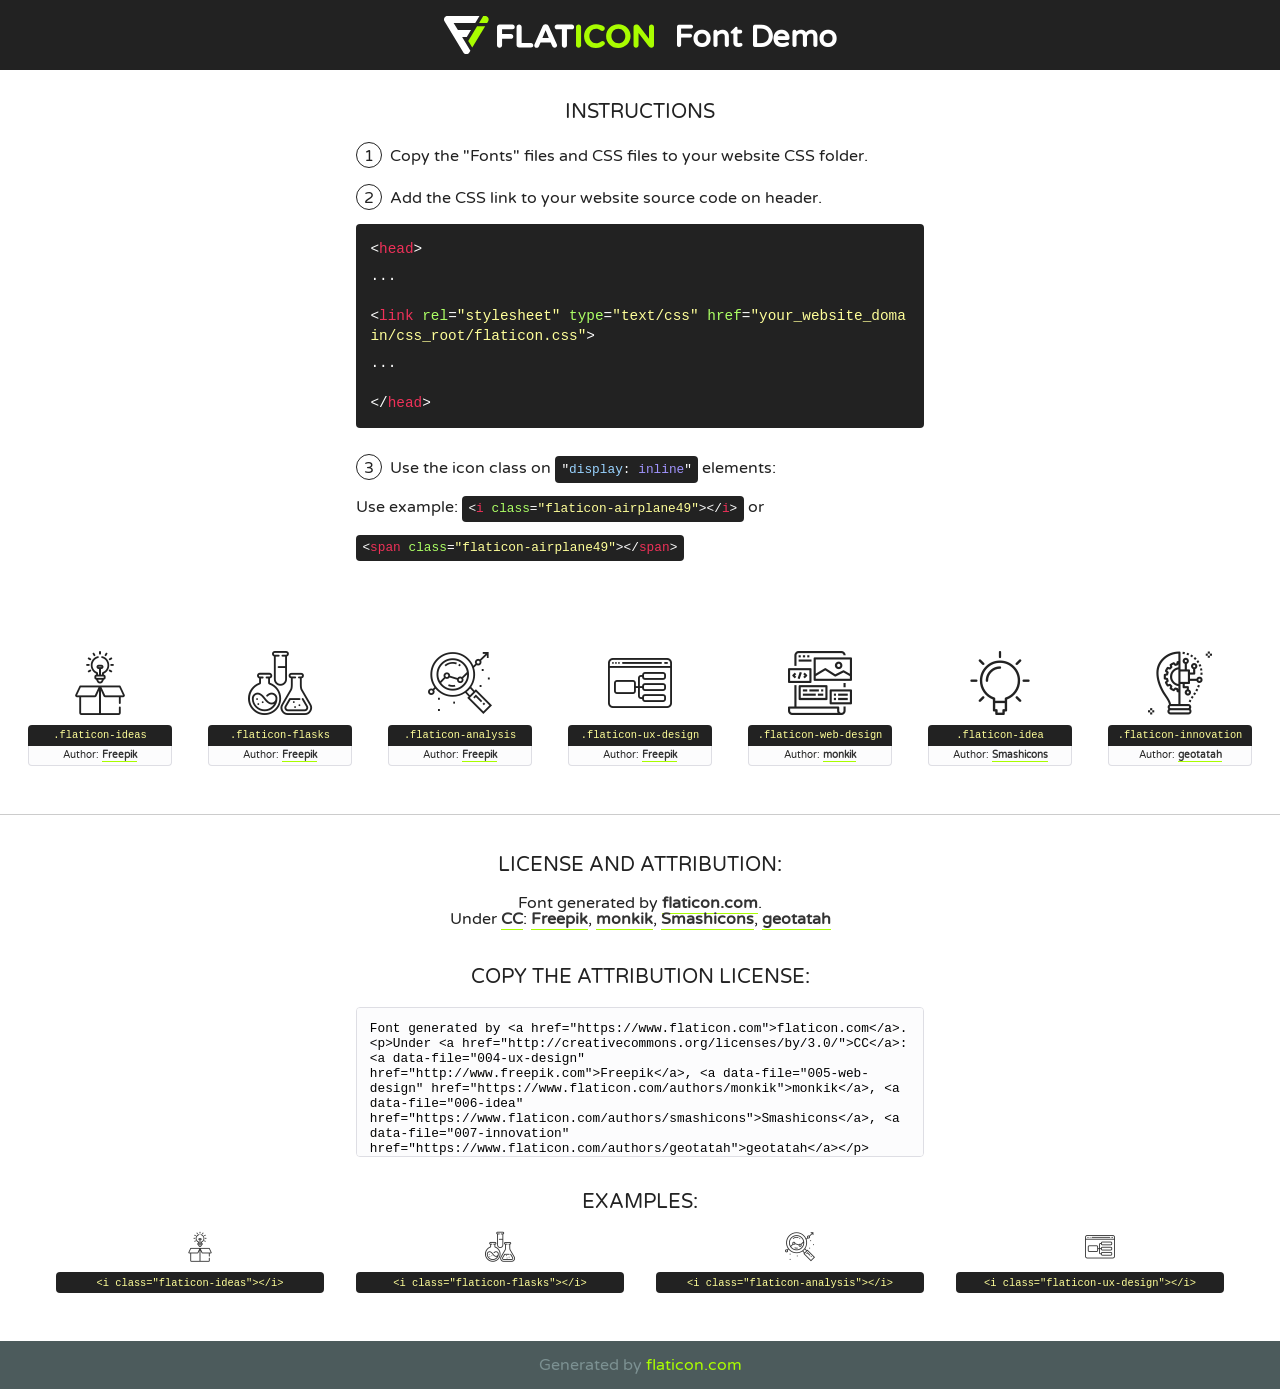
<file: fonts/flaticon/font/flaticon.html>
<!DOCTYPE html>
<!--
  Flaticon icon font: Flaticon
  Creation date: 20/03/2019 02:18
-->
<html>
<!DOCTYPE html>
<html>

<head>
    <title>Flaticon WebFont</title>
    <link href="http://fonts.googleapis.com/css?family=Varela+Round" rel="stylesheet" type="text/css" />
    <link rel="stylesheet" type="text/css" href="flaticon.css">
    <meta charset="UTF-8">
    <style>
    html, body, div, span, applet, object, iframe,
    h1, h2, h3, h4, h5, h6, p, blockquote, pre,
    a, abbr, acronym, address, big, cite, code,
    del, dfn, em, img, ins, kbd, q, s, samp,
    small, strike, strong, sub, sup, tt, var,
    b, u, i, center,
    dl, dt, dd, ol, ul, li,
    fieldset, form, label, legend,
    table, caption, tbody, tfoot, thead, tr, th, td,
    article, aside, canvas, details, embed, 
    figure, figcaption, footer, header, hgroup, 
    menu, nav, output, ruby, section, summary,
    time, mark, audio, video {
        margin: 0;
        padding: 0;
        border: 0;
        font-size: 100%;
        font: inherit;
        vertical-align: baseline;
    }
    /* HTML5 display-role reset for older browsers */
    article, aside, details, figcaption, figure, 
    footer, header, hgroup, menu, nav, section {
        display: block;
    }
    body {
        line-height: 1;
    }
    ol, ul {
        list-style: none;
    }
    blockquote, q {
        quotes: none;
    }
    blockquote:before, blockquote:after,
    q:before, q:after {
        content: '';
        content: none;
    }
    table {
        border-collapse: collapse;
        border-spacing: 0;
    }
    body {
        font-family: 'Varela Round', Helvetica, Arial, sans-serif;
        font-size: 16px;
        color: #222;
    }
    a {
        color: #333;
        border-bottom: 1px solid #a9fd00;
        font-weight: bold;
        text-decoration: none;
    }
    * {
        -moz-box-sizing: border-box;
        -webkit-box-sizing: border-box;
        box-sizing: border-box;
        margin: 0;
        padding: 0;
    }
    [class^="flaticon-"]:before, [class*=" flaticon-"]:before, [class^="flaticon-"]:after, [class*=" flaticon-"]:after {
        font-family: Flaticon;
        font-size: 30px;
        font-style: normal;
        margin-left: 20px;
        color: #333;
    }
    .wrapper {
        max-width: 600px;
        margin: auto;
        padding: 0 1em;
    }
    .title {
        font-size: 1.25em;
        text-align: center;
        margin-bottom: 1em;
        text-transform: uppercase;
    }
    header {
        text-align: center;
        background-color: #222;
        color: #fff;
        padding: 1em;
    }
    header .logo {
        width: 210px;
        height: 38px;
        display: inline-block;
        vertical-align: middle;
        margin-right: 1em;
        border: none;
    }
    header strong {
        font-size: 1.95em;
        font-weight: bold;
        vertical-align: middle;
        margin-top: 5px;
        display: inline-block;
    }
    .demo {
        margin: 2em auto;
        line-height: 1.25em;
    }
    .demo ul li {
        margin-bottom: 1em;
    }
    .demo ul li .num {
        color: #222;
        border-radius: 20px;
        display: inline-block;
        width: 26px;
        padding: 3px;
        height: 26px;
        text-align: center;
        margin-right: 0.5em;
        border: 1px solid #222;
    }
    .demo ul li code {
        background-color: #222;
        border-radius: 4px;
        padding: 0.25em 0.5em;
        display: inline-block;
        color: #fff;
        font-family: Consolas,Monaco,Lucida Console,Liberation Mono,DejaVu Sans Mono,Bitstream Vera Sans Mono,Courier New, monospace;
        font-weight: lighter;
        margin-top: 1em;
        font-size: 0.8em;
        word-break: break-all;
    }
    .demo ul li code.big {
        padding: 1em;
        font-size: 0.9em;
    }
    .demo ul li code .red {
        color: #EF3159;
    }
    .demo ul li code .green {
        color: #ACFF65;
    }
    .demo ul li code .yellow {
        color: #FFFF99;
    }
    .demo ul li code .blue {
        color: #99D3FF;
    }
    .demo ul li code .purple {
        color: #A295FF;
    }
    .demo ul li code .dots {
        margin-top: 0.5em;
        display: block;
    }
    #glyphs {
        border-bottom: 1px solid #ccc;
        padding: 2em 0;
        text-align: center;
    }
    .glyph {
        display: inline-block;
        width: 9em;
        margin: 1em;
        text-align: center;
        vertical-align: top;
        background: #FFF;
    }
    .glyph .glyph-icon {
        padding: 10px;
        display: block;
        font-family:"Flaticon";
        font-size: 64px;
        line-height: 1;
    }
    .glyph .glyph-icon:before {
        font-size: 64px;
        color: #222;
        margin-left: 0;
    }
    .class-name {
        font-size: 0.65em;
        background-color: #222;
        color: #fff;
        border-radius: 4px 4px 0 0;
        padding: 0.5em;
        color: #FFFF99;
        font-family: Consolas,Monaco,Lucida Console,Liberation Mono,DejaVu Sans Mono,Bitstream Vera Sans Mono,Courier New, monospace;
    }
    .author-name {
        font-size: 0.6em;
        background-color: #fcfcfd;
        border: 1px solid #DEDEE4;
        border-top: 0;
        border-radius: 0 0 4px 4px;
        padding: 0.5em;
    }
    .class-name:last-child {
        font-size: 10px;
        color:#888;
    }
    .class-name:last-child a {
        font-size: 10px;
        color:#555;
    }
    .class-name:last-child a:hover {
        color:#a9fd00;
    }
    .glyph > input {
        display: block;
        width: 100px;
        margin: 5px auto;
        text-align: center;
        font-size: 12px;
        cursor: text;
    }
    .glyph > input.icon-input {
        font-family:"Flaticon";
        font-size: 16px;
        margin-bottom: 10px;
    }
    .attribution .title {
        margin-top: 2em;
    }
    .attribution textarea {
        background-color: #fcfcfd;
        padding: 1em;
        border: none;
        box-shadow: none;
        border: 1px solid #DEDEE4;
        border-radius: 4px;
        resize: none;
        width: 100%;
        height: 150px;
        font-size: 0.8em;
        font-family: Consolas,Monaco,Lucida Console,Liberation Mono,DejaVu Sans Mono,Bitstream Vera Sans Mono,Courier New, monospace;
        -webkit-appearance: none;
    }
    .iconsuse {
        margin: 2em auto;
        text-align: center;
        max-width: 1200px;
    }
    .iconsuse:after {
        content: '';
        display: table;
        clear: both;
    }
    .iconsuse .image {
        float: left;
        width: 25%;
        padding: 0 1em;
    }
    .iconsuse .image p {
        margin-bottom: 1em;
    }
    .iconsuse .image span {
        display: block;
        font-size: 0.65em;
        background-color: #222;
        color: #fff;
        border-radius: 4px;
        padding: 0.5em;
        color: #FFFF99;
        margin-top: 1em;
        font-family: Consolas,Monaco,Lucida Console,Liberation Mono,DejaVu Sans Mono,Bitstream Vera Sans Mono,Courier New, monospace;
    }
    #footer {
        text-align: center;
        background-color: #4C5B5C;
        color: #7c9192;
        padding: 1em;
    }
    #footer a {
        border: none;
        color: #a9fd00;
        font-weight: normal;
    }
    @media (max-width: 960px) {
        .iconsuse .image {
            width: 50%;
        }
    }
    @media (max-width: 560px) {
        .iconsuse .image {
            width: 100%;
        }
    }
    </style>
</head>

<body class="characters-off">

    <header>
        <a href="https://www.flaticon.com" target="_blank" class="logo">
            <svg version="1.1" xmlns="http://www.w3.org/2000/svg" xmlns:xlink="http://www.w3.org/1999/xlink" xmlns:a="http://ns.adobe.com/AdobeSVGViewerExtensions/3.0/" viewBox="0 0 560.875 102.036" enable-background="new 0 0 560.875 102.036" xml:space="preserve">
                <defs>
                </defs>
                <g>
                    <g class="letters">
                        <path fill="#ffffff" d="M141.596,29.675c0-3.777,2.985-6.767,6.764-6.767h34.438c3.426,0,6.15,2.728,6.15,6.15
                        c0,3.43-2.724,6.149-6.15,6.149h-27.674v13.091h23.719c3.429,0,6.151,2.724,6.151,6.15c0,3.43-2.723,6.149-6.151,6.149h-23.719
                        v17.574c0,3.773-2.986,6.761-6.764,6.761c-3.779,0-6.764-2.989-6.764-6.761V29.675z"></path>
                        <path fill="#ffffff" d="M193.844,29.149c0-3.781,2.985-6.767,6.764-6.767c3.776,0,6.763,2.985,6.763,6.767v42.957h25.039
                        c3.426,0,6.149,2.726,6.149,6.153c0,3.425-2.723,6.15-6.149,6.15h-31.802c-3.779,0-6.764-2.986-6.764-6.768V29.149z"></path>
                        <path fill="#ffffff" d="M241.891,75.71l21.438-48.407c1.492-3.341,4.215-5.357,7.906-5.357h0.792
                        c3.686,0,6.323,2.017,7.815,5.357l21.439,48.407c0.436,0.967,0.701,1.845,0.701,2.723c0,3.602-2.809,6.501-6.414,6.501
                        c-3.161,0-5.269-1.845-6.499-4.655l-4.132-9.661h-27.059l-4.301,10.102c-1.144,2.631-3.426,4.214-6.237,4.214
                        c-3.517,0-6.24-2.81-6.24-6.325C241.1,77.64,241.451,76.677,241.891,75.71z M279.932,58.666l-8.521-20.297l-8.526,20.297H279.932
                        z"></path>
                        <path fill="#ffffff" d="M314.864,35.387H301.86c-3.429,0-6.239-2.813-6.239-6.238c0-3.429,2.811-6.24,6.239-6.24h39.533
                        c3.426,0,6.237,2.811,6.237,6.24c0,3.425-2.811,6.238-6.237,6.238h-13.001v42.785c0,3.773-2.99,6.761-6.764,6.761
                        c-3.779,0-6.764-2.989-6.764-6.761V35.387z"></path>
                        <path fill="#A9FD00" d="M352.615,29.149c0-3.781,2.985-6.767,6.767-6.767c3.774,0,6.761,2.985,6.761,6.767v49.024
                        c0,3.773-2.987,6.761-6.761,6.761c-3.781,0-6.767-2.989-6.767-6.761V29.149z"></path>
                        <path fill="#A9FD00" d="M374.132,53.836v-0.179c0-17.481,13.178-31.801,32.065-31.801c9.22,0,15.459,2.458,20.557,6.238
                        c1.402,1.054,2.637,2.985,2.637,5.357c0,3.692-2.985,6.59-6.681,6.59c-1.845,0-3.071-0.702-4.044-1.319
                        c-3.776-2.813-7.729-4.393-12.562-4.393c-10.364,0-17.831,8.611-17.831,19.154v0.173c0,10.542,7.291,19.329,17.831,19.329
                        c5.715,0,9.492-1.756,13.359-4.834c1.049-0.874,2.458-1.491,4.039-1.491c3.429,0,6.325,2.813,6.325,6.236
                        c0,2.106-1.056,3.78-2.282,4.834c-5.539,4.834-12.036,7.733-21.878,7.733C387.572,85.464,374.132,71.493,374.132,53.836z"></path>
                        <path fill="#A9FD00" d="M433.009,53.836v-0.179c0-17.481,13.79-31.801,32.766-31.801c18.981,0,32.592,14.143,32.592,31.628v0.173
                        c0,17.483-13.785,31.807-32.769,31.807C446.625,85.464,433.009,71.32,433.009,53.836z M484.224,53.836v-0.179
                        c0-10.539-7.725-19.326-18.626-19.326c-10.893,0-18.449,8.611-18.449,19.154v0.173c0,10.542,7.73,19.329,18.626,19.329
                        C476.676,72.986,484.224,64.378,484.224,53.836z"></path>
                        <path fill="#A9FD00" d="M506.233,29.321c0-3.774,2.99-6.763,6.767-6.763h1.401c3.252,0,5.183,1.583,7.029,3.953l26.093,34.265
                        V29.059c0-3.692,2.99-6.677,6.681-6.677c3.683,0,6.671,2.985,6.671,6.677v48.934c0,3.78-2.987,6.765-6.764,6.765h-0.436
                        c-3.257,0-5.188-1.581-7.034-3.953l-27.056-35.492v32.944c0,3.687-2.985,6.676-6.678,6.676c-3.683,0-6.673-2.989-6.673-6.676
                        V29.321z"></path>
                    </g>
                    <g class="insignia">
                        <path fill="#ffffff" d="M48.372,56.137h12.517l11.156-18.537H37.186L25.688,18.539h57.825L94.668,0H9.271
                        C5.925,0,2.842,1.801,1.198,4.716c-1.644,2.907-1.593,6.482,0.134,9.343l50.38,83.501c1.678,2.781,4.689,4.476,7.938,4.476
                        c3.246,0,6.257-1.695,7.935-4.476l2.898-4.804L48.372,56.137z"></path>
                        <g class="i">
                            <path fill="#A9FD00" d="M93.575,18.539h0.031v0.004l21.652,0.004l2.705-4.488c1.727-2.861,1.778-6.436,0.133-9.343
                            C116.454,1.801,113.371,0,110.026,0h-5.294L93.575,18.539z"></path>
                            <polygon fill="#A9FD00" points="88.291,27.356 64.725,66.486 75.519,84.404 109.942,27.356"></polygon>
                        </g>
                    </g>
                </g>
            </svg>
        </a>
        <strong>Font Demo</strong>
    </header>


    <section class="demo wrapper">

        <p class="title">Instructions</p>

        <ul>
            <li>
                <span class="num">1</span>Copy the "Fonts" files and CSS files to your website CSS folder.
            </li>
            <li>
                <span class="num">2</span>Add the CSS link to your website source code on header.
                <code class="big">
                    &lt;<span class="red">head</span>&gt;
                    <br/><span class="dots">...</span>
                    <br/>&lt;<span class="red">link</span> <span class="green">rel</span>=<span class="yellow">"stylesheet"</span> <span class="green">type</span>=<span class="yellow">"text/css"</span> <span class="green">href</span>=<span class="yellow">"your_website_domain/css_root/flaticon.css"</span>&gt;
                    <br/><span class="dots">...</span>
                    <br/>&lt;/<span class="red">head</span>&gt;
                </code>
            </li>

            <li>
                <p>
                    <span class="num">3</span>Use the icon class on <code>"<span class="blue">display</span>:<span class="purple"> inline</span>"</code> elements:
                    <br />
                    Use example: <code>&lt;<span class="red">i</span> <span class="green">class</span>=<span class="yellow">&quot;flaticon-airplane49&quot;</span>&gt;&lt;/<span class="red">i</span>&gt;</code> or <code>&lt;<span class="red">span</span> <span class="green">class</span>=<span class="yellow">&quot;flaticon-airplane49&quot;</span>&gt;&lt;/<span class="red">span</span>&gt;</code>
            </li>
        </ul>

    </section>




   <section id="glyphs">          
    
      
        <div class="glyph"><div class="glyph-icon flaticon-ideas"></div>
            <div class="class-name">.flaticon-ideas</div>
            <div class="author-name">Author: <a data-file="001-ideas" href="http://www.freepik.com">Freepik</a> </div> 
        </div>        
        
        <div class="glyph"><div class="glyph-icon flaticon-flasks"></div>
            <div class="class-name">.flaticon-flasks</div>
            <div class="author-name">Author: <a data-file="002-flasks" href="http://www.freepik.com">Freepik</a> </div> 
        </div>        
        
        <div class="glyph"><div class="glyph-icon flaticon-analysis"></div>
            <div class="class-name">.flaticon-analysis</div>
            <div class="author-name">Author: <a data-file="003-analysis" href="http://www.freepik.com">Freepik</a> </div> 
        </div>        
        
        <div class="glyph"><div class="glyph-icon flaticon-ux-design"></div>
            <div class="class-name">.flaticon-ux-design</div>
            <div class="author-name">Author: <a data-file="004-ux-design" href="http://www.freepik.com">Freepik</a> </div> 
        </div>        
        
        <div class="glyph"><div class="glyph-icon flaticon-web-design"></div>
            <div class="class-name">.flaticon-web-design</div>
            <div class="author-name">Author: <a data-file="005-web-design" href="https://www.flaticon.com/authors/monkik">monkik</a> </div> 
        </div>        
        
        <div class="glyph"><div class="glyph-icon flaticon-idea"></div>
            <div class="class-name">.flaticon-idea</div>
            <div class="author-name">Author: <a data-file="006-idea" href="https://www.flaticon.com/authors/smashicons">Smashicons</a> </div> 
        </div>        
        
        <div class="glyph"><div class="glyph-icon flaticon-innovation"></div>
            <div class="class-name">.flaticon-innovation</div>
            <div class="author-name">Author: <a data-file="007-innovation" href="https://www.flaticon.com/authors/geotatah">geotatah</a> </div> 
        </div>        
        

    </section>



    <section class="attribution wrapper"   style="text-align:center;">

      <div class="title">License and attribution:</div><div class="attrDiv">Font generated by <a href="https://www.flaticon.com">flaticon.com</a>. <div><p>Under <a href="http://creativecommons.org/licenses/by/3.0/">CC</a>: <a data-file="004-ux-design" href="http://www.freepik.com">Freepik</a>, <a data-file="005-web-design" href="https://www.flaticon.com/authors/monkik">monkik</a>, <a data-file="006-idea" href="https://www.flaticon.com/authors/smashicons">Smashicons</a>, <a data-file="007-innovation" href="https://www.flaticon.com/authors/geotatah">geotatah</a></p>  </div>
      </div>
      <div class="title">Copy the Attribution License:</div>

    <textarea onclick="this.focus();this.select();">Font generated by &lt;a href=&quot;https://www.flaticon.com&quot;&gt;flaticon.com&lt;/a&gt;. <p>Under <a href="http://creativecommons.org/licenses/by/3.0/">CC</a>: <a data-file="004-ux-design" href="http://www.freepik.com">Freepik</a>, <a data-file="005-web-design" href="https://www.flaticon.com/authors/monkik">monkik</a>, <a data-file="006-idea" href="https://www.flaticon.com/authors/smashicons">Smashicons</a>, <a data-file="007-innovation" href="https://www.flaticon.com/authors/geotatah">geotatah</a></p>  
     </textarea>

    </section>

    <section class="iconsuse">

          <div class="title">Examples:</div>            
             
            <div class="image">
                <p>
                    <i class="glyph-icon flaticon-ideas"></i> 
                    <span>&lt;i class=&quot;flaticon-ideas&quot;&gt;&lt;/i&gt;</span>
                </p>
            </div>
            
            <div class="image">
                <p>
                    <i class="glyph-icon flaticon-flasks"></i> 
                    <span>&lt;i class=&quot;flaticon-flasks&quot;&gt;&lt;/i&gt;</span>
                </p>
            </div>
            
            <div class="image">
                <p>
                    <i class="glyph-icon flaticon-analysis"></i> 
                    <span>&lt;i class=&quot;flaticon-analysis&quot;&gt;&lt;/i&gt;</span>
                </p>
            </div>
            
            <div class="image">
                <p>
                    <i class="glyph-icon flaticon-ux-design"></i> 
                    <span>&lt;i class=&quot;flaticon-ux-design&quot;&gt;&lt;/i&gt;</span>
                </p>
            </div>
                       
        </div>
                            
    </section>

<div id="footer">
    <div>Generated by <a href="https://www.flaticon.com">flaticon.com</a>
    </div>
</div>



</body>
</html>
</file>
<file: css/flaticon.css>
/*
  	Flaticon icon font: Flaticon
  	Creation date: 04/01/2019 13:45
  	*/


@font-face {
  font-family: "Flaticon";
  src: url("../fonts/flaticon/font/Flaticon.eot");
  src: url("../fonts/flaticon/font/Flaticon.eot?#iefix") format("embedded-opentype"),
       url("../fonts/flaticon/font/Flaticon.woff") format("woff"),
       url("../fonts/flaticon/font/Flaticon.ttf") format("truetype"),
       url("../fonts/flaticon/font/Flaticon.svg#Flaticon") format("svg");
  font-weight: normal;
  font-style: normal;
}

@media screen and (-webkit-min-device-pixel-ratio:0) {
  @font-face {
    font-family: "Flaticon";
    src: url("../fonts/flaticon/font/Flaticon.svg#Flaticon") format("svg");
  }
}

[class^="flaticon-"]:before, [class*=" flaticon-"]:before,
[class^="flaticon-"]:after, [class*=" flaticon-"]:after {   
  font-family: Flaticon;
  font-style: normal;
  font-weight: normal;
  font-variant: normal;
  text-transform: none;
  line-height: 1;

  /* Better Font Rendering =========== */
  -webkit-font-smoothing: antialiased;
  -moz-osx-font-smoothing: grayscale;
}

.flaticon-ideas:before { content: "\f100"; }
.flaticon-flasks:before { content: "\f101"; }
.flaticon-analysis:before { content: "\f102"; }
.flaticon-ux-design:before { content: "\f103"; }
.flaticon-web-design:before { content: "\f104"; }
.flaticon-idea:before { content: "\f105"; }
.flaticon-innovation:before { content: "\f106"; }
</file>
<file: css/icomoon.css>
@font-face {
  font-family: 'icomoon';
  src:  url('../fonts/icomoon/icomoon.eot?6tt51o');
  src:  url('../fonts/icomoon/icomoon.eot?6tt51o#iefix') format('embedded-opentype'),
    url('../fonts/icomoon/icomoon.ttf?6tt51o') format('truetype'),
    url('../fonts/icomoon/icomoon.woff?6tt51o') format('woff'),
    url('../fonts/icomoon/icomoon.svg?6tt51o#icomoon') format('svg');
  font-weight: normal;
  font-style: normal;
}

[class^="icon-"], [class*=" icon-"] {
  /* use !important to prevent issues with browser extensions that change fonts */
  font-family: 'icomoon' !important;
  speak: none;
  font-style: normal;
  font-weight: normal;
  font-variant: normal;
  text-transform: none;
  line-height: 1;

  /* Better Font Rendering =========== */
  -webkit-font-smoothing: antialiased;
  -moz-osx-font-smoothing: grayscale;
}

.icon-asterisk:before {
  content: "\f069";
}
.icon-plus:before {
  content: "\f067";
}
.icon-question:before {
  content: "\f128";
}
.icon-minus:before {
  content: "\f068";
}
.icon-glass:before {
  content: "\f000";
}
.icon-music:before {
  content: "\f001";
}
.icon-search:before {
  content: "\f002";
}
.icon-envelope-o:before {
  content: "\f003";
}
.icon-heart:before {
  content: "\f004";
}
.icon-star:before {
  content: "\f005";
}
.icon-star-o:before {
  content: "\f006";
}
.icon-user:before {
  content: "\f007";
}
.icon-film:before {
  content: "\f008";
}
.icon-th-large:before {
  content: "\f009";
}
.icon-th:before {
  content: "\f00a";
}
.icon-th-list:before {
  content: "\f00b";
}
.icon-check:before {
  content: "\f00c";
}
.icon-close:before {
  content: "\f00d";
}
.icon-remove:before {
  content: "\f00d";
}
.icon-times:before {
  content: "\f00d";
}
.icon-search-plus:before {
  content: "\f00e";
}
.icon-search-minus:before {
  content: "\f010";
}
.icon-power-off:before {
  content: "\f011";
}
.icon-signal:before {
  content: "\f012";
}
.icon-cog:before {
  content: "\f013";
}
.icon-gear:before {
  content: "\f013";
}
.icon-trash-o:before {
  content: "\f014";
}
.icon-home:before {
  content: "\f015";
}
.icon-file-o:before {
  content: "\f016";
}
.icon-clock-o:before {
  content: "\f017";
}
.icon-road:before {
  content: "\f018";
}
.icon-download:before {
  content: "\f019";
}
.icon-arrow-circle-o-down:before {
  content: "\f01a";
}
.icon-arrow-circle-o-up:before {
  content: "\f01b";
}
.icon-inbox:before {
  content: "\f01c";
}
.icon-play-circle-o:before {
  content: "\f01d";
}
.icon-repeat:before {
  content: "\f01e";
}
.icon-rotate-right:before {
  content: "\f01e";
}
.icon-refresh:before {
  content: "\f021";
}
.icon-list-alt:before {
  content: "\f022";
}
.icon-lock:before {
  content: "\f023";
}
.icon-flag:before {
  content: "\f024";
}
.icon-headphones:before {
  content: "\f025";
}
.icon-volume-off:before {
  content: "\f026";
}
.icon-volume-down:before {
  content: "\f027";
}
.icon-volume-up:before {
  content: "\f028";
}
.icon-qrcode:before {
  content: "\f029";
}
.icon-barcode:before {
  content: "\f02a";
}
.icon-tag:before {
  content: "\f02b";
}
.icon-tags:before {
  content: "\f02c";
}
.icon-book:before {
  content: "\f02d";
}
.icon-bookmark:before {
  content: "\f02e";
}
.icon-print:before {
  content: "\f02f";
}
.icon-camera:before {
  content: "\f030";
}
.icon-font:before {
  content: "\f031";
}
.icon-bold:before {
  content: "\f032";
}
.icon-italic:before {
  content: "\f033";
}
.icon-text-height:before {
  content: "\f034";
}
.icon-text-width:before {
  content: "\f035";
}
.icon-align-left:before {
  content: "\f036";
}
.icon-align-center:before {
  content: "\f037";
}
.icon-align-right:before {
  content: "\f038";
}
.icon-align-justify:before {
  content: "\f039";
}
.icon-list:before {
  content: "\f03a";
}
.icon-dedent:before {
  content: "\f03b";
}
.icon-outdent:before {
  content: "\f03b";
}
.icon-indent:before {
  content: "\f03c";
}
.icon-video-camera:before {
  content: "\f03d";
}
.icon-image:before {
  content: "\f03e";
}
.icon-photo:before {
  content: "\f03e";
}
.icon-picture-o:before {
  content: "\f03e";
}
.icon-pencil:before {
  content: "\f040";
}
.icon-map-marker:before {
  content: "\f041";
}
.icon-adjust:before {
  content: "\f042";
}
.icon-tint:before {
  content: "\f043";
}
.icon-edit:before {
  content: "\f044";
}
.icon-pencil-square-o:before {
  content: "\f044";
}
.icon-share-square-o:before {
  content: "\f045";
}
.icon-check-square-o:before {
  content: "\f046";
}
.icon-arrows:before {
  content: "\f047";
}
.icon-step-backward:before {
  content: "\f048";
}
.icon-fast-backward:before {
  content: "\f049";
}
.icon-backward:before {
  content: "\f04a";
}
.icon-play:before {
  content: "\f04b";
}
.icon-pause:before {
  content: "\f04c";
}
.icon-stop:before {
  content: "\f04d";
}
.icon-forward:before {
  content: "\f04e";
}
.icon-fast-forward:before {
  content: "\f050";
}
.icon-step-forward:before {
  content: "\f051";
}
.icon-eject:before {
  content: "\f052";
}
.icon-chevron-left:before {
  content: "\f053";
}
.icon-chevron-right:before {
  content: "\f054";
}
.icon-plus-circle:before {
  content: "\f055";
}
.icon-minus-circle:before {
  content: "\f056";
}
.icon-times-circle:before {
  content: "\f057";
}
.icon-check-circle:before {
  content: "\f058";
}
.icon-question-circle:before {
  content: "\f059";
}
.icon-info-circle:before {
  content: "\f05a";
}
.icon-crosshairs:before {
  content: "\f05b";
}
.icon-times-circle-o:before {
  content: "\f05c";
}
.icon-check-circle-o:before {
  content: "\f05d";
}
.icon-ban:before {
  content: "\f05e";
}
.icon-arrow-left:before {
  content: "\f060";
}
.icon-arrow-right:before {
  content: "\f061";
}
.icon-arrow-up:before {
  content: "\f062";
}
.icon-arrow-down:before {
  content: "\f063";
}
.icon-mail-forward:before {
  content: "\f064";
}
.icon-share:before {
  content: "\f064";
}
.icon-expand:before {
  content: "\f065";
}
.icon-compress:before {
  content: "\f066";
}
.icon-exclamation-circle:before {
  content: "\f06a";
}
.icon-gift:before {
  content: "\f06b";
}
.icon-leaf:before {
  content: "\f06c";
}
.icon-fire:before {
  content: "\f06d";
}
.icon-eye:before {
  content: "\f06e";
}
.icon-eye-slash:before {
  content: "\f070";
}
.icon-exclamation-triangle:before {
  content: "\f071";
}
.icon-warning:before {
  content: "\f071";
}
.icon-plane:before {
  content: "\f072";
}
.icon-calendar:before {
  content: "\f073";
}
.icon-random:before {
  content: "\f074";
}
.icon-comment:before {
  content: "\f075";
}
.icon-magnet:before {
  content: "\f076";
}
.icon-chevron-up:before {
  content: "\f077";
}
.icon-chevron-down:before {
  content: "\f078";
}
.icon-retweet:before {
  content: "\f079";
}
.icon-shopping-cart:before {
  content: "\f07a";
}
.icon-folder:before {
  content: "\f07b";
}
.icon-folder-open:before {
  content: "\f07c";
}
.icon-arrows-v:before {
  content: "\f07d";
}
.icon-arrows-h:before {
  content: "\f07e";
}
.icon-bar-chart:before {
  content: "\f080";
}
.icon-bar-chart-o:before {
  content: "\f080";
}
.icon-twitter-square:before {
  content: "\f081";
}
.icon-facebook-square:before {
  content: "\f082";
}
.icon-camera-retro:before {
  content: "\f083";
}
.icon-key:before {
  content: "\f084";
}
.icon-cogs:before {
  content: "\f085";
}
.icon-gears:before {
  content: "\f085";
}
.icon-comments:before {
  content: "\f086";
}
.icon-thumbs-o-up:before {
  content: "\f087";
}
.icon-thumbs-o-down:before {
  content: "\f088";
}
.icon-star-half:before {
  content: "\f089";
}
.icon-heart-o:before {
  content: "\f08a";
}
.icon-sign-out:before {
  content: "\f08b";
}
.icon-linkedin-square:before {
  content: "\f08c";
}
.icon-thumb-tack:before {
  content: "\f08d";
}
.icon-external-link:before {
  content: "\f08e";
}
.icon-sign-in:before {
  content: "\f090";
}
.icon-trophy:before {
  content: "\f091";
}
.icon-github-square:before {
  content: "\f092";
}
.icon-upload:before {
  content: "\f093";
}
.icon-lemon-o:before {
  content: "\f094";
}
.icon-phone:before {
  content: "\f095";
}
.icon-square-o:before {
  content: "\f096";
}
.icon-bookmark-o:before {
  content: "\f097";
}
.icon-phone-square:before {
  content: "\f098";
}
.icon-twitter:before {
  content: "\f099";
}
.icon-facebook:before {
  content: "\f09a";
}
.icon-facebook-f:before {
  content: "\f09a";
}
.icon-github:before {
  content: "\f09b";
}
.icon-unlock:before {
  content: "\f09c";
}
.icon-credit-card:before {
  content: "\f09d";
}
.icon-feed:before {
  content: "\f09e";
}
.icon-rss:before {
  content: "\f09e";
}
.icon-hdd-o:before {
  content: "\f0a0";
}
.icon-bullhorn:before {
  content: "\f0a1";
}
.icon-bell-o:before {
  content: "\f0a2";
}
.icon-certificate:before {
  content: "\f0a3";
}
.icon-hand-o-right:before {
  content: "\f0a4";
}
.icon-hand-o-left:before {
  content: "\f0a5";
}
.icon-hand-o-up:before {
  content: "\f0a6";
}
.icon-hand-o-down:before {
  content: "\f0a7";
}
.icon-arrow-circle-left:before {
  content: "\f0a8";
}
.icon-arrow-circle-right:before {
  content: "\f0a9";
}
.icon-arrow-circle-up:before {
  content: "\f0aa";
}
.icon-arrow-circle-down:before {
  content: "\f0ab";
}
.icon-globe:before {
  content: "\f0ac";
}
.icon-wrench:before {
  content: "\f0ad";
}
.icon-tasks:before {
  content: "\f0ae";
}
.icon-filter:before {
  content: "\f0b0";
}
.icon-briefcase:before {
  content: "\f0b1";
}
.icon-arrows-alt:before {
  content: "\f0b2";
}
.icon-group:before {
  content: "\f0c0";
}
.icon-users:before {
  content: "\f0c0";
}
.icon-chain:before {
  content: "\f0c1";
}
.icon-link:before {
  content: "\f0c1";
}
.icon-cloud:before {
  content: "\f0c2";
}
.icon-flask:before {
  content: "\f0c3";
}
.icon-cut:before {
  content: "\f0c4";
}
.icon-scissors:before {
  content: "\f0c4";
}
.icon-copy:before {
  content: "\f0c5";
}
.icon-files-o:before {
  content: "\f0c5";
}
.icon-paperclip:before {
  content: "\f0c6";
}
.icon-floppy-o:before {
  content: "\f0c7";
}
.icon-save:before {
  content: "\f0c7";
}
.icon-square:before {
  content: "\f0c8";
}
.icon-bars:before {
  content: "\f0c9";
}
.icon-navicon:before {
  content: "\f0c9";
}
.icon-reorder:before {
  content: "\f0c9";
}
.icon-list-ul:before {
  content: "\f0ca";
}
.icon-list-ol:before {
  content: "\f0cb";
}
.icon-strikethrough:before {
  content: "\f0cc";
}
.icon-underline:before {
  content: "\f0cd";
}
.icon-table:before {
  content: "\f0ce";
}
.icon-magic:before {
  content: "\f0d0";
}
.icon-truck:before {
  content: "\f0d1";
}
.icon-pinterest:before {
  content: "\f0d2";
}
.icon-pinterest-square:before {
  content: "\f0d3";
}
.icon-google-plus-square:before {
  content: "\f0d4";
}
.icon-google-plus:before {
  content: "\f0d5";
}
.icon-money:before {
  content: "\f0d6";
}
.icon-caret-down:before {
  content: "\f0d7";
}
.icon-caret-up:before {
  content: "\f0d8";
}
.icon-caret-left:before {
  content: "\f0d9";
}
.icon-caret-right:before {
  content: "\f0da";
}
.icon-columns:before {
  content: "\f0db";
}
.icon-sort:before {
  content: "\f0dc";
}
.icon-unsorted:before {
  content: "\f0dc";
}
.icon-sort-desc:before {
  content: "\f0dd";
}
.icon-sort-down:before {
  content: "\f0dd";
}
.icon-sort-asc:before {
  content: "\f0de";
}
.icon-sort-up:before {
  content: "\f0de";
}
.icon-envelope:before {
  content: "\f0e0";
}
.icon-linkedin:before {
  content: "\f0e1";
}
.icon-rotate-left:before {
  content: "\f0e2";
}
.icon-undo:before {
  content: "\f0e2";
}
.icon-gavel:before {
  content: "\f0e3";
}
.icon-legal:before {
  content: "\f0e3";
}
.icon-dashboard:before {
  content: "\f0e4";
}
.icon-tachometer:before {
  content: "\f0e4";
}
.icon-comment-o:before {
  content: "\f0e5";
}
.icon-comments-o:before {
  content: "\f0e6";
}
.icon-bolt:before {
  content: "\f0e7";
}
.icon-flash:before {
  content: "\f0e7";
}
.icon-sitemap:before {
  content: "\f0e8";
}
.icon-umbrella:before {
  content: "\f0e9";
}
.icon-clipboard:before {
  content: "\f0ea";
}
.icon-paste:before {
  content: "\f0ea";
}
.icon-lightbulb-o:before {
  content: "\f0eb";
}
.icon-exchange:before {
  content: "\f0ec";
}
.icon-cloud-download:before {
  content: "\f0ed";
}
.icon-cloud-upload:before {
  content: "\f0ee";
}
.icon-user-md:before {
  content: "\f0f0";
}
.icon-stethoscope:before {
  content: "\f0f1";
}
.icon-suitcase:before {
  content: "\f0f2";
}
.icon-bell:before {
  content: "\f0f3";
}
.icon-coffee:before {
  content: "\f0f4";
}
.icon-cutlery:before {
  content: "\f0f5";
}
.icon-file-text-o:before {
  content: "\f0f6";
}
.icon-building-o:before {
  content: "\f0f7";
}
.icon-hospital-o:before {
  content: "\f0f8";
}
.icon-ambulance:before {
  content: "\f0f9";
}
.icon-medkit:before {
  content: "\f0fa";
}
.icon-fighter-jet:before {
  content: "\f0fb";
}
.icon-beer:before {
  content: "\f0fc";
}
.icon-h-square:before {
  content: "\f0fd";
}
.icon-plus-square:before {
  content: "\f0fe";
}
.icon-angle-double-left:before {
  content: "\f100";
}
.icon-angle-double-right:before {
  content: "\f101";
}
.icon-angle-double-up:before {
  content: "\f102";
}
.icon-angle-double-down:before {
  content: "\f103";
}
.icon-angle-left:before {
  content: "\f104";
}
.icon-angle-right:before {
  content: "\f105";
}
.icon-angle-up:before {
  content: "\f106";
}
.icon-angle-down:before {
  content: "\f107";
}
.icon-desktop:before {
  content: "\f108";
}
.icon-laptop:before {
  content: "\f109";
}
.icon-tablet:before {
  content: "\f10a";
}
.icon-mobile:before {
  content: "\f10b";
}
.icon-mobile-phone:before {
  content: "\f10b";
}
.icon-circle-o:before {
  content: "\f10c";
}
.icon-quote-left:before {
  content: "\f10d";
}
.icon-quote-right:before {
  content: "\f10e";
}
.icon-spinner:before {
  content: "\f110";
}
.icon-circle:before {
  content: "\f111";
}
.icon-mail-reply:before {
  content: "\f112";
}
.icon-reply:before {
  content: "\f112";
}
.icon-github-alt:before {
  content: "\f113";
}
.icon-folder-o:before {
  content: "\f114";
}
.icon-folder-open-o:before {
  content: "\f115";
}
.icon-smile-o:before {
  content: "\f118";
}
.icon-frown-o:before {
  content: "\f119";
}
.icon-meh-o:before {
  content: "\f11a";
}
.icon-gamepad:before {
  content: "\f11b";
}
.icon-keyboard-o:before {
  content: "\f11c";
}
.icon-flag-o:before {
  content: "\f11d";
}
.icon-flag-checkered:before {
  content: "\f11e";
}
.icon-terminal:before {
  content: "\f120";
}
.icon-code:before {
  content: "\f121";
}
.icon-mail-reply-all:before {
  content: "\f122";
}
.icon-reply-all:before {
  content: "\f122";
}
.icon-star-half-empty:before {
  content: "\f123";
}
.icon-star-half-full:before {
  content: "\f123";
}
.icon-star-half-o:before {
  content: "\f123";
}
.icon-location-arrow:before {
  content: "\f124";
}
.icon-crop:before {
  content: "\f125";
}
.icon-code-fork:before {
  content: "\f126";
}
.icon-chain-broken:before {
  content: "\f127";
}
.icon-unlink:before {
  content: "\f127";
}
.icon-info:before {
  content: "\f129";
}
.icon-exclamation:before {
  content: "\f12a";
}
.icon-superscript:before {
  content: "\f12b";
}
.icon-subscript:before {
  content: "\f12c";
}
.icon-eraser:before {
  content: "\f12d";
}
.icon-puzzle-piece:before {
  content: "\f12e";
}
.icon-microphone:before {
  content: "\f130";
}
.icon-microphone-slash:before {
  content: "\f131";
}
.icon-shield:before {
  content: "\f132";
}
.icon-calendar-o:before {
  content: "\f133";
}
.icon-fire-extinguisher:before {
  content: "\f134";
}
.icon-rocket:before {
  content: "\f135";
}
.icon-maxcdn:before {
  content: "\f136";
}
.icon-chevron-circle-left:before {
  content: "\f137";
}
.icon-chevron-circle-right:before {
  content: "\f138";
}
.icon-chevron-circle-up:before {
  content: "\f139";
}
.icon-chevron-circle-down:before {
  content: "\f13a";
}
.icon-html5:before {
  content: "\f13b";
}
.icon-css3:before {
  content: "\f13c";
}
.icon-anchor:before {
  content: "\f13d";
}
.icon-unlock-alt:before {
  content: "\f13e";
}
.icon-bullseye:before {
  content: "\f140";
}
.icon-ellipsis-h:before {
  content: "\f141";
}
.icon-ellipsis-v:before {
  content: "\f142";
}
.icon-rss-square:before {
  content: "\f143";
}
.icon-play-circle:before {
  content: "\f144";
}
.icon-ticket:before {
  content: "\f145";
}
.icon-minus-square:before {
  content: "\f146";
}
.icon-minus-square-o:before {
  content: "\f147";
}
.icon-level-up:before {
  content: "\f148";
}
.icon-level-down:before {
  content: "\f149";
}
.icon-check-square:before {
  content: "\f14a";
}
.icon-pencil-square:before {
  content: "\f14b";
}
.icon-external-link-square:before {
  content: "\f14c";
}
.icon-share-square:before {
  content: "\f14d";
}
.icon-compass:before {
  content: "\f14e";
}
.icon-caret-square-o-down:before {
  content: "\f150";
}
.icon-toggle-down:before {
  content: "\f150";
}
.icon-caret-square-o-up:before {
  content: "\f151";
}
.icon-toggle-up:before {
  content: "\f151";
}
.icon-caret-square-o-right:before {
  content: "\f152";
}
.icon-toggle-right:before {
  content: "\f152";
}
.icon-eur:before {
  content: "\f153";
}
.icon-euro:before {
  content: "\f153";
}
.icon-gbp:before {
  content: "\f154";
}
.icon-dollar:before {
  content: "\f155";
}
.icon-usd:before {
  content: "\f155";
}
.icon-inr:before {
  content: "\f156";
}
.icon-rupee:before {
  content: "\f156";
}
.icon-cny:before {
  content: "\f157";
}
.icon-jpy:before {
  content: "\f157";
}
.icon-rmb:before {
  content: "\f157";
}
.icon-yen:before {
  content: "\f157";
}
.icon-rouble:before {
  content: "\f158";
}
.icon-rub:before {
  content: "\f158";
}
.icon-ruble:before {
  content: "\f158";
}
.icon-krw:before {
  content: "\f159";
}
.icon-won:before {
  content: "\f159";
}
.icon-bitcoin:before {
  content: "\f15a";
}
.icon-btc:before {
  content: "\f15a";
}
.icon-file:before {
  content: "\f15b";
}
.icon-file-text:before {
  content: "\f15c";
}
.icon-sort-alpha-asc:before {
  content: "\f15d";
}
.icon-sort-alpha-desc:before {
  content: "\f15e";
}
.icon-sort-amount-asc:before {
  content: "\f160";
}
.icon-sort-amount-desc:before {
  content: "\f161";
}
.icon-sort-numeric-asc:before {
  content: "\f162";
}
.icon-sort-numeric-desc:before {
  content: "\f163";
}
.icon-thumbs-up:before {
  content: "\f164";
}
.icon-thumbs-down:before {
  content: "\f165";
}
.icon-youtube-square:before {
  content: "\f166";
}
.icon-youtube:before {
  content: "\f167";
}
.icon-xing:before {
  content: "\f168";
}
.icon-xing-square:before {
  content: "\f169";
}
.icon-youtube-play:before {
  content: "\f16a";
}
.icon-dropbox:before {
  content: "\f16b";
}
.icon-stack-overflow:before {
  content: "\f16c";
}
.icon-instagram:before {
  content: "\f16d";
}
.icon-flickr:before {
  content: "\f16e";
}
.icon-adn:before {
  content: "\f170";
}
.icon-bitbucket:before {
  content: "\f171";
}
.icon-bitbucket-square:before {
  content: "\f172";
}
.icon-tumblr:before {
  content: "\f173";
}
.icon-tumblr-square:before {
  content: "\f174";
}
.icon-long-arrow-down:before {
  content: "\f175";
}
.icon-long-arrow-up:before {
  content: "\f176";
}
.icon-long-arrow-left:before {
  content: "\f177";
}
.icon-long-arrow-right:before {
  content: "\f178";
}
.icon-apple:before {
  content: "\f179";
}
.icon-windows:before {
  content: "\f17a";
}
.icon-android:before {
  content: "\f17b";
}
.icon-linux:before {
  content: "\f17c";
}
.icon-dribbble:before {
  content: "\f17d";
}
.icon-skype:before {
  content: "\f17e";
}
.icon-foursquare:before {
  content: "\f180";
}
.icon-trello:before {
  content: "\f181";
}
.icon-female:before {
  content: "\f182";
}
.icon-male:before {
  content: "\f183";
}
.icon-gittip:before {
  content: "\f184";
}
.icon-gratipay:before {
  content: "\f184";
}
.icon-sun-o:before {
  content: "\f185";
}
.icon-moon-o:before {
  content: "\f186";
}
.icon-archive:before {
  content: "\f187";
}
.icon-bug:before {
  content: "\f188";
}
.icon-vk:before {
  content: "\f189";
}
.icon-weibo:before {
  content: "\f18a";
}
.icon-renren:before {
  content: "\f18b";
}
.icon-pagelines:before {
  content: "\f18c";
}
.icon-stack-exchange:before {
  content: "\f18d";
}
.icon-arrow-circle-o-right:before {
  content: "\f18e";
}
.icon-arrow-circle-o-left:before {
  content: "\f190";
}
.icon-caret-square-o-left:before {
  content: "\f191";
}
.icon-toggle-left:before {
  content: "\f191";
}
.icon-dot-circle-o:before {
  content: "\f192";
}
.icon-wheelchair:before {
  content: "\f193";
}
.icon-vimeo-square:before {
  content: "\f194";
}
.icon-try:before {
  content: "\f195";
}
.icon-turkish-lira:before {
  content: "\f195";
}
.icon-plus-square-o:before {
  content: "\f196";
}
.icon-space-shuttle:before {
  content: "\f197";
}
.icon-slack:before {
  content: "\f198";
}
.icon-envelope-square:before {
  content: "\f199";
}
.icon-wordpress:before {
  content: "\f19a";
}
.icon-openid:before {
  content: "\f19b";
}
.icon-bank:before {
  content: "\f19c";
}
.icon-institution:before {
  content: "\f19c";
}
.icon-university:before {
  content: "\f19c";
}
.icon-graduation-cap:before {
  content: "\f19d";
}
.icon-mortar-board:before {
  content: "\f19d";
}
.icon-yahoo:before {
  content: "\f19e";
}
.icon-google:before {
  content: "\f1a0";
}
.icon-reddit:before {
  content: "\f1a1";
}
.icon-reddit-square:before {
  content: "\f1a2";
}
.icon-stumbleupon-circle:before {
  content: "\f1a3";
}
.icon-stumbleupon:before {
  content: "\f1a4";
}
.icon-delicious:before {
  content: "\f1a5";
}
.icon-digg:before {
  content: "\f1a6";
}
.icon-pied-piper-pp:before {
  content: "\f1a7";
}
.icon-pied-piper-alt:before {
  content: "\f1a8";
}
.icon-drupal:before {
  content: "\f1a9";
}
.icon-joomla:before {
  content: "\f1aa";
}
.icon-language:before {
  content: "\f1ab";
}
.icon-fax:before {
  content: "\f1ac";
}
.icon-building:before {
  content: "\f1ad";
}
.icon-child:before {
  content: "\f1ae";
}
.icon-paw:before {
  content: "\f1b0";
}
.icon-spoon:before {
  content: "\f1b1";
}
.icon-cube:before {
  content: "\f1b2";
}
.icon-cubes:before {
  content: "\f1b3";
}
.icon-behance:before {
  content: "\f1b4";
}
.icon-behance-square:before {
  content: "\f1b5";
}
.icon-steam:before {
  content: "\f1b6";
}
.icon-steam-square:before {
  content: "\f1b7";
}
.icon-recycle:before {
  content: "\f1b8";
}
.icon-automobile:before {
  content: "\f1b9";
}
.icon-car:before {
  content: "\f1b9";
}
.icon-cab:before {
  content: "\f1ba";
}
.icon-taxi:before {
  content: "\f1ba";
}
.icon-tree:before {
  content: "\f1bb";
}
.icon-spotify:before {
  content: "\f1bc";
}
.icon-deviantart:before {
  content: "\f1bd";
}
.icon-soundcloud:before {
  content: "\f1be";
}
.icon-database:before {
  content: "\f1c0";
}
.icon-file-pdf-o:before {
  content: "\f1c1";
}
.icon-file-word-o:before {
  content: "\f1c2";
}
.icon-file-excel-o:before {
  content: "\f1c3";
}
.icon-file-powerpoint-o:before {
  content: "\f1c4";
}
.icon-file-image-o:before {
  content: "\f1c5";
}
.icon-file-photo-o:before {
  content: "\f1c5";
}
.icon-file-picture-o:before {
  content: "\f1c5";
}
.icon-file-archive-o:before {
  content: "\f1c6";
}
.icon-file-zip-o:before {
  content: "\f1c6";
}
.icon-file-audio-o:before {
  content: "\f1c7";
}
.icon-file-sound-o:before {
  content: "\f1c7";
}
.icon-file-movie-o:before {
  content: "\f1c8";
}
.icon-file-video-o:before {
  content: "\f1c8";
}
.icon-file-code-o:before {
  content: "\f1c9";
}
.icon-vine:before {
  content: "\f1ca";
}
.icon-codepen:before {
  content: "\f1cb";
}
.icon-jsfiddle:before {
  content: "\f1cc";
}
.icon-life-bouy:before {
  content: "\f1cd";
}
.icon-life-buoy:before {
  content: "\f1cd";
}
.icon-life-ring:before {
  content: "\f1cd";
}
.icon-life-saver:before {
  content: "\f1cd";
}
.icon-support:before {
  content: "\f1cd";
}
.icon-circle-o-notch:before {
  content: "\f1ce";
}
.icon-ra:before {
  content: "\f1d0";
}
.icon-rebel:before {
  content: "\f1d0";
}
.icon-resistance:before {
  content: "\f1d0";
}
.icon-empire:before {
  content: "\f1d1";
}
.icon-ge:before {
  content: "\f1d1";
}
.icon-git-square:before {
  content: "\f1d2";
}
.icon-git:before {
  content: "\f1d3";
}
.icon-hacker-news:before {
  content: "\f1d4";
}
.icon-y-combinator-square:before {
  content: "\f1d4";
}
.icon-yc-square:before {
  content: "\f1d4";
}
.icon-tencent-weibo:before {
  content: "\f1d5";
}
.icon-qq:before {
  content: "\f1d6";
}
.icon-wechat:before {
  content: "\f1d7";
}
.icon-weixin:before {
  content: "\f1d7";
}
.icon-paper-plane:before {
  content: "\f1d8";
}
.icon-send:before {
  content: "\f1d8";
}
.icon-paper-plane-o:before {
  content: "\f1d9";
}
.icon-send-o:before {
  content: "\f1d9";
}
.icon-history:before {
  content: "\f1da";
}
.icon-circle-thin:before {
  content: "\f1db";
}
.icon-header:before {
  content: "\f1dc";
}
.icon-paragraph:before {
  content: "\f1dd";
}
.icon-sliders:before {
  content: "\f1de";
}
.icon-share-alt:before {
  content: "\f1e0";
}
.icon-share-alt-square:before {
  content: "\f1e1";
}
.icon-bomb:before {
  content: "\f1e2";
}
.icon-futbol-o:before {
  content: "\f1e3";
}
.icon-soccer-ball-o:before {
  content: "\f1e3";
}
.icon-tty:before {
  content: "\f1e4";
}
.icon-binoculars:before {
  content: "\f1e5";
}
.icon-plug:before {
  content: "\f1e6";
}
.icon-slideshare:before {
  content: "\f1e7";
}
.icon-twitch:before {
  content: "\f1e8";
}
.icon-yelp:before {
  content: "\f1e9";
}
.icon-newspaper-o:before {
  content: "\f1ea";
}
.icon-wifi:before {
  content: "\f1eb";
}
.icon-calculator:before {
  content: "\f1ec";
}
.icon-paypal:before {
  content: "\f1ed";
}
.icon-google-wallet:before {
  content: "\f1ee";
}
.icon-cc-visa:before {
  content: "\f1f0";
}
.icon-cc-mastercard:before {
  content: "\f1f1";
}
.icon-cc-discover:before {
  content: "\f1f2";
}
.icon-cc-amex:before {
  content: "\f1f3";
}
.icon-cc-paypal:before {
  content: "\f1f4";
}
.icon-cc-stripe:before {
  content: "\f1f5";
}
.icon-bell-slash:before {
  content: "\f1f6";
}
.icon-bell-slash-o:before {
  content: "\f1f7";
}
.icon-trash:before {
  content: "\f1f8";
}
.icon-copyright:before {
  content: "\f1f9";
}
.icon-at:before {
  content: "\f1fa";
}
.icon-eyedropper:before {
  content: "\f1fb";
}
.icon-paint-brush:before {
  content: "\f1fc";
}
.icon-birthday-cake:before {
  content: "\f1fd";
}
.icon-area-chart:before {
  content: "\f1fe";
}
.icon-pie-chart:before {
  content: "\f200";
}
.icon-line-chart:before {
  content: "\f201";
}
.icon-lastfm:before {
  content: "\f202";
}
.icon-lastfm-square:before {
  content: "\f203";
}
.icon-toggle-off:before {
  content: "\f204";
}
.icon-toggle-on:before {
  content: "\f205";
}
.icon-bicycle:before {
  content: "\f206";
}
.icon-bus:before {
  content: "\f207";
}
.icon-ioxhost:before {
  content: "\f208";
}
.icon-angellist:before {
  content: "\f209";
}
.icon-cc:before {
  content: "\f20a";
}
.icon-ils:before {
  content: "\f20b";
}
.icon-shekel:before {
  content: "\f20b";
}
.icon-sheqel:before {
  content: "\f20b";
}
.icon-meanpath:before {
  content: "\f20c";
}
.icon-buysellads:before {
  content: "\f20d";
}
.icon-connectdevelop:before {
  content: "\f20e";
}
.icon-dashcube:before {
  content: "\f210";
}
.icon-forumbee:before {
  content: "\f211";
}
.icon-leanpub:before {
  content: "\f212";
}
.icon-sellsy:before {
  content: "\f213";
}
.icon-shirtsinbulk:before {
  content: "\f214";
}
.icon-simplybuilt:before {
  content: "\f215";
}
.icon-skyatlas:before {
  content: "\f216";
}
.icon-cart-plus:before {
  content: "\f217";
}
.icon-cart-arrow-down:before {
  content: "\f218";
}
.icon-diamond:before {
  content: "\f219";
}
.icon-ship:before {
  content: "\f21a";
}
.icon-user-secret:before {
  content: "\f21b";
}
.icon-motorcycle:before {
  content: "\f21c";
}
.icon-street-view:before {
  content: "\f21d";
}
.icon-heartbeat:before {
  content: "\f21e";
}
.icon-venus:before {
  content: "\f221";
}
.icon-mars:before {
  content: "\f222";
}
.icon-mercury:before {
  content: "\f223";
}
.icon-intersex:before {
  content: "\f224";
}
.icon-transgender:before {
  content: "\f224";
}
.icon-transgender-alt:before {
  content: "\f225";
}
.icon-venus-double:before {
  content: "\f226";
}
.icon-mars-double:before {
  content: "\f227";
}
.icon-venus-mars:before {
  content: "\f228";
}
.icon-mars-stroke:before {
  content: "\f229";
}
.icon-mars-stroke-v:before {
  content: "\f22a";
}
.icon-mars-stroke-h:before {
  content: "\f22b";
}
.icon-neuter:before {
  content: "\f22c";
}
.icon-genderless:before {
  content: "\f22d";
}
.icon-facebook-official:before {
  content: "\f230";
}
.icon-pinterest-p:before {
  content: "\f231";
}
.icon-whatsapp:before {
  content: "\f232";
}
.icon-server:before {
  content: "\f233";
}
.icon-user-plus:before {
  content: "\f234";
}
.icon-user-times:before {
  content: "\f235";
}
.icon-bed:before {
  content: "\f236";
}
.icon-hotel:before {
  content: "\f236";
}
.icon-viacoin:before {
  content: "\f237";
}
.icon-train:before {
  content: "\f238";
}
.icon-subway:before {
  content: "\f239";
}
.icon-medium:before {
  content: "\f23a";
}
.icon-y-combinator:before {
  content: "\f23b";
}
.icon-yc:before {
  content: "\f23b";
}
.icon-optin-monster:before {
  content: "\f23c";
}
.icon-opencart:before {
  content: "\f23d";
}
.icon-expeditedssl:before {
  content: "\f23e";
}
.icon-battery:before {
  content: "\f240";
}
.icon-battery-4:before {
  content: "\f240";
}
.icon-battery-full:before {
  content: "\f240";
}
.icon-battery-3:before {
  content: "\f241";
}
.icon-battery-three-quarters:before {
  content: "\f241";
}
.icon-battery-2:before {
  content: "\f242";
}
.icon-battery-half:before {
  content: "\f242";
}
.icon-battery-1:before {
  content: "\f243";
}
.icon-battery-quarter:before {
  content: "\f243";
}
.icon-battery-0:before {
  content: "\f244";
}
.icon-battery-empty:before {
  content: "\f244";
}
.icon-mouse-pointer:before {
  content: "\f245";
}
.icon-i-cursor:before {
  content: "\f246";
}
.icon-object-group:before {
  content: "\f247";
}
.icon-object-ungroup:before {
  content: "\f248";
}
.icon-sticky-note:before {
  content: "\f249";
}
.icon-sticky-note-o:before {
  content: "\f24a";
}
.icon-cc-jcb:before {
  content: "\f24b";
}
.icon-cc-diners-club:before {
  content: "\f24c";
}
.icon-clone:before {
  content: "\f24d";
}
.icon-balance-scale:before {
  content: "\f24e";
}
.icon-hourglass-o:before {
  content: "\f250";
}
.icon-hourglass-1:before {
  content: "\f251";
}
.icon-hourglass-start:before {
  content: "\f251";
}
.icon-hourglass-2:before {
  content: "\f252";
}
.icon-hourglass-half:before {
  content: "\f252";
}
.icon-hourglass-3:before {
  content: "\f253";
}
.icon-hourglass-end:before {
  content: "\f253";
}
.icon-hourglass:before {
  content: "\f254";
}
.icon-hand-grab-o:before {
  content: "\f255";
}
.icon-hand-rock-o:before {
  content: "\f255";
}
.icon-hand-paper-o:before {
  content: "\f256";
}
.icon-hand-stop-o:before {
  content: "\f256";
}
.icon-hand-scissors-o:before {
  content: "\f257";
}
.icon-hand-lizard-o:before {
  content: "\f258";
}
.icon-hand-spock-o:before {
  content: "\f259";
}
.icon-hand-pointer-o:before {
  content: "\f25a";
}
.icon-hand-peace-o:before {
  content: "\f25b";
}
.icon-trademark:before {
  content: "\f25c";
}
.icon-registered:before {
  content: "\f25d";
}
.icon-creative-commons:before {
  content: "\f25e";
}
.icon-gg:before {
  content: "\f260";
}
.icon-gg-circle:before {
  content: "\f261";
}
.icon-tripadvisor:before {
  content: "\f262";
}
.icon-odnoklassniki:before {
  content: "\f263";
}
.icon-odnoklassniki-square:before {
  content: "\f264";
}
.icon-get-pocket:before {
  content: "\f265";
}
.icon-wikipedia-w:before {
  content: "\f266";
}
.icon-safari:before {
  content: "\f267";
}
.icon-chrome:before {
  content: "\f268";
}
.icon-firefox:before {
  content: "\f269";
}
.icon-opera:before {
  content: "\f26a";
}
.icon-internet-explorer:before {
  content: "\f26b";
}
.icon-television:before {
  content: "\f26c";
}
.icon-tv:before {
  content: "\f26c";
}
.icon-contao:before {
  content: "\f26d";
}
.icon-500px:before {
  content: "\f26e";
}
.icon-amazon:before {
  content: "\f270";
}
.icon-calendar-plus-o:before {
  content: "\f271";
}
.icon-calendar-minus-o:before {
  content: "\f272";
}
.icon-calendar-times-o:before {
  content: "\f273";
}
.icon-calendar-check-o:before {
  content: "\f274";
}
.icon-industry:before {
  content: "\f275";
}
.icon-map-pin:before {
  content: "\f276";
}
.icon-map-signs:before {
  content: "\f277";
}
.icon-map-o:before {
  content: "\f278";
}
.icon-map:before {
  content: "\f279";
}
.icon-commenting:before {
  content: "\f27a";
}
.icon-commenting-o:before {
  content: "\f27b";
}
.icon-houzz:before {
  content: "\f27c";
}
.icon-vimeo:before {
  content: "\f27d";
}
.icon-black-tie:before {
  content: "\f27e";
}
.icon-fonticons:before {
  content: "\f280";
}
.icon-reddit-alien:before {
  content: "\f281";
}
.icon-edge:before {
  content: "\f282";
}
.icon-credit-card-alt:before {
  content: "\f283";
}
.icon-codiepie:before {
  content: "\f284";
}
.icon-modx:before {
  content: "\f285";
}
.icon-fort-awesome:before {
  content: "\f286";
}
.icon-usb:before {
  content: "\f287";
}
.icon-product-hunt:before {
  content: "\f288";
}
.icon-mixcloud:before {
  content: "\f289";
}
.icon-scribd:before {
  content: "\f28a";
}
.icon-pause-circle:before {
  content: "\f28b";
}
.icon-pause-circle-o:before {
  content: "\f28c";
}
.icon-stop-circle:before {
  content: "\f28d";
}
.icon-stop-circle-o:before {
  content: "\f28e";
}
.icon-shopping-bag:before {
  content: "\f290";
}
.icon-shopping-basket:before {
  content: "\f291";
}
.icon-hashtag:before {
  content: "\f292";
}
.icon-bluetooth:before {
  content: "\f293";
}
.icon-bluetooth-b:before {
  content: "\f294";
}
.icon-percent:before {
  content: "\f295";
}
.icon-gitlab:before {
  content: "\f296";
}
.icon-wpbeginner:before {
  content: "\f297";
}
.icon-wpforms:before {
  content: "\f298";
}
.icon-envira:before {
  content: "\f299";
}
.icon-universal-access:before {
  content: "\f29a";
}
.icon-wheelchair-alt:before {
  content: "\f29b";
}
.icon-question-circle-o:before {
  content: "\f29c";
}
.icon-blind:before {
  content: "\f29d";
}
.icon-audio-description:before {
  content: "\f29e";
}
.icon-volume-control-phone:before {
  content: "\f2a0";
}
.icon-braille:before {
  content: "\f2a1";
}
.icon-assistive-listening-systems:before {
  content: "\f2a2";
}
.icon-american-sign-language-interpreting:before {
  content: "\f2a3";
}
.icon-asl-interpreting:before {
  content: "\f2a3";
}
.icon-deaf:before {
  content: "\f2a4";
}
.icon-deafness:before {
  content: "\f2a4";
}
.icon-hard-of-hearing:before {
  content: "\f2a4";
}
.icon-glide:before {
  content: "\f2a5";
}
.icon-glide-g:before {
  content: "\f2a6";
}
.icon-sign-language:before {
  content: "\f2a7";
}
.icon-signing:before {
  content: "\f2a7";
}
.icon-low-vision:before {
  content: "\f2a8";
}
.icon-viadeo:before {
  content: "\f2a9";
}
.icon-viadeo-square:before {
  content: "\f2aa";
}
.icon-snapchat:before {
  content: "\f2ab";
}
.icon-snapchat-ghost:before {
  content: "\f2ac";
}
.icon-snapchat-square:before {
  content: "\f2ad";
}
.icon-pied-piper:before {
  content: "\f2ae";
}
.icon-first-order:before {
  content: "\f2b0";
}
.icon-yoast:before {
  content: "\f2b1";
}
.icon-themeisle:before {
  content: "\f2b2";
}
.icon-google-plus-circle:before {
  content: "\f2b3";
}
.icon-google-plus-official:before {
  content: "\f2b3";
}
.icon-fa:before {
  content: "\f2b4";
}
.icon-font-awesome:before {
  content: "\f2b4";
}
.icon-handshake-o:before {
  content: "\f2b5";
}
.icon-envelope-open:before {
  content: "\f2b6";
}
.icon-envelope-open-o:before {
  content: "\f2b7";
}
.icon-linode:before {
  content: "\f2b8";
}
.icon-address-book:before {
  content: "\f2b9";
}
.icon-address-book-o:before {
  content: "\f2ba";
}
.icon-address-card:before {
  content: "\f2bb";
}
.icon-vcard:before {
  content: "\f2bb";
}
.icon-address-card-o:before {
  content: "\f2bc";
}
.icon-vcard-o:before {
  content: "\f2bc";
}
.icon-user-circle:before {
  content: "\f2bd";
}
.icon-user-circle-o:before {
  content: "\f2be";
}
.icon-user-o:before {
  content: "\f2c0";
}
.icon-id-badge:before {
  content: "\f2c1";
}
.icon-drivers-license:before {
  content: "\f2c2";
}
.icon-id-card:before {
  content: "\f2c2";
}
.icon-drivers-license-o:before {
  content: "\f2c3";
}
.icon-id-card-o:before {
  content: "\f2c3";
}
.icon-quora:before {
  content: "\f2c4";
}
.icon-free-code-camp:before {
  content: "\f2c5";
}
.icon-telegram:before {
  content: "\f2c6";
}
.icon-thermometer:before {
  content: "\f2c7";
}
.icon-thermometer-4:before {
  content: "\f2c7";
}
.icon-thermometer-full:before {
  content: "\f2c7";
}
.icon-thermometer-3:before {
  content: "\f2c8";
}
.icon-thermometer-three-quarters:before {
  content: "\f2c8";
}
.icon-thermometer-2:before {
  content: "\f2c9";
}
.icon-thermometer-half:before {
  content: "\f2c9";
}
.icon-thermometer-1:before {
  content: "\f2ca";
}
.icon-thermometer-quarter:before {
  content: "\f2ca";
}
.icon-thermometer-0:before {
  content: "\f2cb";
}
.icon-thermometer-empty:before {
  content: "\f2cb";
}
.icon-shower:before {
  content: "\f2cc";
}
.icon-bath:before {
  content: "\f2cd";
}
.icon-bathtub:before {
  content: "\f2cd";
}
.icon-s15:before {
  content: "\f2cd";
}
.icon-podcast:before {
  content: "\f2ce";
}
.icon-window-maximize:before {
  content: "\f2d0";
}
.icon-window-minimize:before {
  content: "\f2d1";
}
.icon-window-restore:before {
  content: "\f2d2";
}
.icon-times-rectangle:before {
  content: "\f2d3";
}
.icon-window-close:before {
  content: "\f2d3";
}
.icon-times-rectangle-o:before {
  content: "\f2d4";
}
.icon-window-close-o:before {
  content: "\f2d4";
}
.icon-bandcamp:before {
  content: "\f2d5";
}
.icon-grav:before {
  content: "\f2d6";
}
.icon-etsy:before {
  content: "\f2d7";
}
.icon-imdb:before {
  content: "\f2d8";
}
.icon-ravelry:before {
  content: "\f2d9";
}
.icon-eercast:before {
  content: "\f2da";
}
.icon-microchip:before {
  content: "\f2db";
}
.icon-snowflake-o:before {
  content: "\f2dc";
}
.icon-superpowers:before {
  content: "\f2dd";
}
.icon-wpexplorer:before {
  content: "\f2de";
}
.icon-meetup:before {
  content: "\f2e0";
}
.icon-3d_rotation:before {
  content: "\e84d";
}
.icon-ac_unit:before {
  content: "\eb3b";
}
.icon-alarm:before {
  content: "\e855";
}
.icon-access_alarms:before {
  content: "\e191";
}
.icon-schedule:before {
  content: "\e8b5";
}
.icon-accessibility:before {
  content: "\e84e";
}
.icon-accessible:before {
  content: "\e914";
}
.icon-account_balance:before {
  content: "\e84f";
}
.icon-account_balance_wallet:before {
  content: "\e850";
}
.icon-account_box:before {
  content: "\e851";
}
.icon-account_circle:before {
  content: "\e853";
}
.icon-adb:before {
  content: "\e60e";
}
.icon-add:before {
  content: "\e145";
}
.icon-add_a_photo:before {
  content: "\e439";
}
.icon-alarm_add:before {
  content: "\e856";
}
.icon-add_alert:before {
  content: "\e003";
}
.icon-add_box:before {
  content: "\e146";
}
.icon-add_circle:before {
  content: "\e147";
}
.icon-control_point:before {
  content: "\e3ba";
}
.icon-add_location:before {
  content: "\e567";
}
.icon-add_shopping_cart:before {
  content: "\e854";
}
.icon-queue:before {
  content: "\e03c";
}
.icon-add_to_queue:before {
  content: "\e05c";
}
.icon-adjust2:before {
  content: "\e39e";
}
.icon-airline_seat_flat:before {
  content: "\e630";
}
.icon-airline_seat_flat_angled:before {
  content: "\e631";
}
.icon-airline_seat_individual_suite:before {
  content: "\e632";
}
.icon-airline_seat_legroom_extra:before {
  content: "\e633";
}
.icon-airline_seat_legroom_normal:before {
  content: "\e634";
}
.icon-airline_seat_legroom_reduced:before {
  content: "\e635";
}
.icon-airline_seat_recline_extra:before {
  content: "\e636";
}
.icon-airline_seat_recline_normal:before {
  content: "\e637";
}
.icon-flight:before {
  content: "\e539";
}
.icon-airplanemode_inactive:before {
  content: "\e194";
}
.icon-airplay:before {
  content: "\e055";
}
.icon-airport_shuttle:before {
  content: "\eb3c";
}
.icon-alarm_off:before {
  content: "\e857";
}
.icon-alarm_on:before {
  content: "\e858";
}
.icon-album:before {
  content: "\e019";
}
.icon-all_inclusive:before {
  content: "\eb3d";
}
.icon-all_out:before {
  content: "\e90b";
}
.icon-android2:before {
  content: "\e859";
}
.icon-announcement:before {
  content: "\e85a";
}
.icon-apps:before {
  content: "\e5c3";
}
.icon-archive2:before {
  content: "\e149";
}
.icon-arrow_back:before {
  content: "\e5c4";
}
.icon-arrow_downward:before {
  content: "\e5db";
}
.icon-arrow_drop_down:before {
  content: "\e5c5";
}
.icon-arrow_drop_down_circle:before {
  content: "\e5c6";
}
.icon-arrow_drop_up:before {
  content: "\e5c7";
}
.icon-arrow_forward:before {
  content: "\e5c8";
}
.icon-arrow_upward:before {
  content: "\e5d8";
}
.icon-art_track:before {
  content: "\e060";
}
.icon-aspect_ratio:before {
  content: "\e85b";
}
.icon-poll:before {
  content: "\e801";
}
.icon-assignment:before {
  content: "\e85d";
}
.icon-assignment_ind:before {
  content: "\e85e";
}
.icon-assignment_late:before {
  content: "\e85f";
}
.icon-assignment_return:before {
  content: "\e860";
}
.icon-assignment_returned:before {
  content: "\e861";
}
.icon-assignment_turned_in:before {
  content: "\e862";
}
.icon-assistant:before {
  content: "\e39f";
}
.icon-flag2:before {
  content: "\e153";
}
.icon-attach_file:before {
  content: "\e226";
}
.icon-attach_money:before {
  content: "\e227";
}
.icon-attachment:before {
  content: "\e2bc";
}
.icon-audiotrack:before {
  content: "\e3a1";
}
.icon-autorenew:before {
  content: "\e863";
}
.icon-av_timer:before {
  content: "\e01b";
}
.icon-backspace:before {
  content: "\e14a";
}
.icon-cloud_upload:before {
  content: "\e2c3";
}
.icon-battery_alert:before {
  content: "\e19c";
}
.icon-battery_charging_full:before {
  content: "\e1a3";
}
.icon-battery_std:before {
  content: "\e1a5";
}
.icon-battery_unknown:before {
  content: "\e1a6";
}
.icon-beach_access:before {
  content: "\eb3e";
}
.icon-beenhere:before {
  content: "\e52d";
}
.icon-block:before {
  content: "\e14b";
}
.icon-bluetooth2:before {
  content: "\e1a7";
}
.icon-bluetooth_searching:before {
  content: "\e1aa";
}
.icon-bluetooth_connected:before {
  content: "\e1a8";
}
.icon-bluetooth_disabled:before {
  content: "\e1a9";
}
.icon-blur_circular:before {
  content: "\e3a2";
}
.icon-blur_linear:before {
  content: "\e3a3";
}
.icon-blur_off:before {
  content: "\e3a4";
}
.icon-blur_on:before {
  content: "\e3a5";
}
.icon-class:before {
  content: "\e86e";
}
.icon-turned_in:before {
  content: "\e8e6";
}
.icon-turned_in_not:before {
  content: "\e8e7";
}
.icon-border_all:before {
  content: "\e228";
}
.icon-border_bottom:before {
  content: "\e229";
}
.icon-border_clear:before {
  content: "\e22a";
}
.icon-border_color:before {
  content: "\e22b";
}
.icon-border_horizontal:before {
  content: "\e22c";
}
.icon-border_inner:before {
  content: "\e22d";
}
.icon-border_left:before {
  content: "\e22e";
}
.icon-border_outer:before {
  content: "\e22f";
}
.icon-border_right:before {
  content: "\e230";
}
.icon-border_style:before {
  content: "\e231";
}
.icon-border_top:before {
  content: "\e232";
}
.icon-border_vertical:before {
  content: "\e233";
}
.icon-branding_watermark:before {
  content: "\e06b";
}
.icon-brightness_1:before {
  content: "\e3a6";
}
.icon-brightness_2:before {
  content: "\e3a7";
}
.icon-brightness_3:before {
  content: "\e3a8";
}
.icon-brightness_4:before {
  content: "\e3a9";
}
.icon-brightness_low:before {
  content: "\e1ad";
}
.icon-brightness_medium:before {
  content: "\e1ae";
}
.icon-brightness_high:before {
  content: "\e1ac";
}
.icon-brightness_auto:before {
  content: "\e1ab";
}
.icon-broken_image:before {
  content: "\e3ad";
}
.icon-brush:before {
  content: "\e3ae";
}
.icon-bubble_chart:before {
  content: "\e6dd";
}
.icon-bug_report:before {
  content: "\e868";
}
.icon-build:before {
  content: "\e869";
}
.icon-burst_mode:before {
  content: "\e43c";
}
.icon-domain:before {
  content: "\e7ee";
}
.icon-business_center:before {
  content: "\eb3f";
}
.icon-cached:before {
  content: "\e86a";
}
.icon-cake:before {
  content: "\e7e9";
}
.icon-phone2:before {
  content: "\e0cd";
}
.icon-call_end:before {
  content: "\e0b1";
}
.icon-call_made:before {
  content: "\e0b2";
}
.icon-merge_type:before {
  content: "\e252";
}
.icon-call_missed:before {
  content: "\e0b4";
}
.icon-call_missed_outgoing:before {
  content: "\e0e4";
}
.icon-call_received:before {
  content: "\e0b5";
}
.icon-call_split:before {
  content: "\e0b6";
}
.icon-call_to_action:before {
  content: "\e06c";
}
.icon-camera2:before {
  content: "\e3af";
}
.icon-photo_camera:before {
  content: "\e412";
}
.icon-camera_enhance:before {
  content: "\e8fc";
}
.icon-camera_front:before {
  content: "\e3b1";
}
.icon-camera_rear:before {
  content: "\e3b2";
}
.icon-camera_roll:before {
  content: "\e3b3";
}
.icon-cancel:before {
  content: "\e5c9";
}
.icon-redeem:before {
  content: "\e8b1";
}
.icon-card_membership:before {
  content: "\e8f7";
}
.icon-card_travel:before {
  content: "\e8f8";
}
.icon-casino:before {
  content: "\eb40";
}
.icon-cast:before {
  content: "\e307";
}
.icon-cast_connected:before {
  content: "\e308";
}
.icon-center_focus_strong:before {
  content: "\e3b4";
}
.icon-center_focus_weak:before {
  content: "\e3b5";
}
.icon-change_history:before {
  content: "\e86b";
}
.icon-chat:before {
  content: "\e0b7";
}
.icon-chat_bubble:before {
  content: "\e0ca";
}
.icon-chat_bubble_outline:before {
  content: "\e0cb";
}
.icon-check2:before {
  content: "\e5ca";
}
.icon-check_box:before {
  content: "\e834";
}
.icon-check_box_outline_blank:before {
  content: "\e835";
}
.icon-check_circle:before {
  content: "\e86c";
}
.icon-navigate_before:before {
  content: "\e408";
}
.icon-navigate_next:before {
  content: "\e409";
}
.icon-child_care:before {
  content: "\eb41";
}
.icon-child_friendly:before {
  content: "\eb42";
}
.icon-chrome_reader_mode:before {
  content: "\e86d";
}
.icon-close2:before {
  content: "\e5cd";
}
.icon-clear_all:before {
  content: "\e0b8";
}
.icon-closed_caption:before {
  content: "\e01c";
}
.icon-wb_cloudy:before {
  content: "\e42d";
}
.icon-cloud_circle:before {
  content: "\e2be";
}
.icon-cloud_done:before {
  content: "\e2bf";
}
.icon-cloud_download:before {
  content: "\e2c0";
}
.icon-cloud_off:before {
  content: "\e2c1";
}
.icon-cloud_queue:before {
  content: "\e2c2";
}
.icon-code2:before {
  content: "\e86f";
}
.icon-photo_library:before {
  content: "\e413";
}
.icon-collections_bookmark:before {
  content: "\e431";
}
.icon-palette:before {
  content: "\e40a";
}
.icon-colorize:before {
  content: "\e3b8";
}
.icon-comment2:before {
  content: "\e0b9";
}
.icon-compare:before {
  content: "\e3b9";
}
.icon-compare_arrows:before {
  content: "\e915";
}
.icon-laptop2:before {
  content: "\e31e";
}
.icon-confirmation_number:before {
  content: "\e638";
}
.icon-contact_mail:before {
  content: "\e0d0";
}
.icon-contact_phone:before {
  content: "\e0cf";
}
.icon-contacts:before {
  content: "\e0ba";
}
.icon-content_copy:before {
  content: "\e14d";
}
.icon-content_cut:before {
  content: "\e14e";
}
.icon-content_paste:before {
  content: "\e14f";
}
.icon-control_point_duplicate:before {
  content: "\e3bb";
}
.icon-copyright2:before {
  content: "\e90c";
}
.icon-mode_edit:before {
  content: "\e254";
}
.icon-create_new_folder:before {
  content: "\e2cc";
}
.icon-payment:before {
  content: "\e8a1";
}
.icon-crop2:before {
  content: "\e3be";
}
.icon-crop_16_9:before {
  content: "\e3bc";
}
.icon-crop_3_2:before {
  content: "\e3bd";
}
.icon-crop_landscape:before {
  content: "\e3c3";
}
.icon-crop_7_5:before {
  content: "\e3c0";
}
.icon-crop_din:before {
  content: "\e3c1";
}
.icon-crop_free:before {
  content: "\e3c2";
}
.icon-crop_original:before {
  content: "\e3c4";
}
.icon-crop_portrait:before {
  content: "\e3c5";
}
.icon-crop_rotate:before {
  content: "\e437";
}
.icon-crop_square:before {
  content: "\e3c6";
}
.icon-dashboard2:before {
  content: "\e871";
}
.icon-data_usage:before {
  content: "\e1af";
}
.icon-date_range:before {
  content: "\e916";
}
.icon-dehaze:before {
  content: "\e3c7";
}
.icon-delete:before {
  content: "\e872";
}
.icon-delete_forever:before {
  content: "\e92b";
}
.icon-delete_sweep:before {
  content: "\e16c";
}
.icon-description:before {
  content: "\e873";
}
.icon-desktop_mac:before {
  content: "\e30b";
}
.icon-desktop_windows:before {
  content: "\e30c";
}
.icon-details:before {
  content: "\e3c8";
}
.icon-developer_board:before {
  content: "\e30d";
}
.icon-developer_mode:before {
  content: "\e1b0";
}
.icon-device_hub:before {
  content: "\e335";
}
.icon-phonelink:before {
  content: "\e326";
}
.icon-devices_other:before {
  content: "\e337";
}
.icon-dialer_sip:before {
  content: "\e0bb";
}
.icon-dialpad:before {
  content: "\e0bc";
}
.icon-directions:before {
  content: "\e52e";
}
.icon-directions_bike:before {
  content: "\e52f";
}
.icon-directions_boat:before {
  content: "\e532";
}
.icon-directions_bus:before {
  content: "\e530";
}
.icon-directions_car:before {
  content: "\e531";
}
.icon-directions_railway:before {
  content: "\e534";
}
.icon-directions_run:before {
  content: "\e566";
}
.icon-directions_transit:before {
  content: "\e535";
}
.icon-directions_walk:before {
  content: "\e536";
}
.icon-disc_full:before {
  content: "\e610";
}
.icon-dns:before {
  content: "\e875";
}
.icon-not_interested:before {
  content: "\e033";
}
.icon-do_not_disturb_alt:before {
  content: "\e611";
}
.icon-do_not_disturb_off:before {
  content: "\e643";
}
.icon-remove_circle:before {
  content: "\e15c";
}
.icon-dock:before {
  content: "\e30e";
}
.icon-done:before {
  content: "\e876";
}
.icon-done_all:before {
  content: "\e877";
}
.icon-donut_large:before {
  content: "\e917";
}
.icon-donut_small:before {
  content: "\e918";
}
.icon-drafts:before {
  content: "\e151";
}
.icon-drag_handle:before {
  content: "\e25d";
}
.icon-time_to_leave:before {
  content: "\e62c";
}
.icon-dvr:before {
  content: "\e1b2";
}
.icon-edit_location:before {
  content: "\e568";
}
.icon-eject2:before {
  content: "\e8fb";
}
.icon-markunread:before {
  content: "\e159";
}
.icon-enhanced_encryption:before {
  content: "\e63f";
}
.icon-equalizer:before {
  content: "\e01d";
}
.icon-error:before {
  content: "\e000";
}
.icon-error_outline:before {
  content: "\e001";
}
.icon-euro_symbol:before {
  content: "\e926";
}
.icon-ev_station:before {
  content: "\e56d";
}
.icon-insert_invitation:before {
  content: "\e24f";
}
.icon-event_available:before {
  content: "\e614";
}
.icon-event_busy:before {
  content: "\e615";
}
.icon-event_note:before {
  content: "\e616";
}
.icon-event_seat:before {
  content: "\e903";
}
.icon-exit_to_app:before {
  content: "\e879";
}
.icon-expand_less:before {
  content: "\e5ce";
}
.icon-expand_more:before {
  content: "\e5cf";
}
.icon-explicit:before {
  content: "\e01e";
}
.icon-explore:before {
  content: "\e87a";
}
.icon-exposure:before {
  content: "\e3ca";
}
.icon-exposure_neg_1:before {
  content: "\e3cb";
}
.icon-exposure_neg_2:before {
  content: "\e3cc";
}
.icon-exposure_plus_1:before {
  content: "\e3cd";
}
.icon-exposure_plus_2:before {
  content: "\e3ce";
}
.icon-exposure_zero:before {
  content: "\e3cf";
}
.icon-extension:before {
  content: "\e87b";
}
.icon-face:before {
  content: "\e87c";
}
.icon-fast_forward:before {
  content: "\e01f";
}
.icon-fast_rewind:before {
  content: "\e020";
}
.icon-favorite:before {
  content: "\e87d";
}
.icon-favorite_border:before {
  content: "\e87e";
}
.icon-featured_play_list:before {
  content: "\e06d";
}
.icon-featured_video:before {
  content: "\e06e";
}
.icon-sms_failed:before {
  content: "\e626";
}
.icon-fiber_dvr:before {
  content: "\e05d";
}
.icon-fiber_manual_record:before {
  content: "\e061";
}
.icon-fiber_new:before {
  content: "\e05e";
}
.icon-fiber_pin:before {
  content: "\e06a";
}
.icon-fiber_smart_record:before {
  content: "\e062";
}
.icon-get_app:before {
  content: "\e884";
}
.icon-file_upload:before {
  content: "\e2c6";
}
.icon-filter2:before {
  content: "\e3d3";
}
.icon-filter_1:before {
  content: "\e3d0";
}
.icon-filter_2:before {
  content: "\e3d1";
}
.icon-filter_3:before {
  content: "\e3d2";
}
.icon-filter_4:before {
  content: "\e3d4";
}
.icon-filter_5:before {
  content: "\e3d5";
}
.icon-filter_6:before {
  content: "\e3d6";
}
.icon-filter_7:before {
  content: "\e3d7";
}
.icon-filter_8:before {
  content: "\e3d8";
}
.icon-filter_9:before {
  content: "\e3d9";
}
.icon-filter_9_plus:before {
  content: "\e3da";
}
.icon-filter_b_and_w:before {
  content: "\e3db";
}
.icon-filter_center_focus:before {
  content: "\e3dc";
}
.icon-filter_drama:before {
  content: "\e3dd";
}
.icon-filter_frames:before {
  content: "\e3de";
}
.icon-terrain:before {
  content: "\e564";
}
.icon-filter_list:before {
  content: "\e152";
}
.icon-filter_none:before {
  content: "\e3e0";
}
.icon-filter_tilt_shift:before {
  content: "\e3e2";
}
.icon-filter_vintage:before {
  content: "\e3e3";
}
.icon-find_in_page:before {
  content: "\e880";
}
.icon-find_replace:before {
  content: "\e881";
}
.icon-fingerprint:before {
  content: "\e90d";
}
.icon-first_page:before {
  content: "\e5dc";
}
.icon-fitness_center:before {
  content: "\eb43";
}
.icon-flare:before {
  content: "\e3e4";
}
.icon-flash_auto:before {
  content: "\e3e5";
}
.icon-flash_off:before {
  content: "\e3e6";
}
.icon-flash_on:before {
  content: "\e3e7";
}
.icon-flight_land:before {
  content: "\e904";
}
.icon-flight_takeoff:before {
  content: "\e905";
}
.icon-flip:before {
  content: "\e3e8";
}
.icon-flip_to_back:before {
  content: "\e882";
}
.icon-flip_to_front:before {
  content: "\e883";
}
.icon-folder2:before {
  content: "\e2c7";
}
.icon-folder_open:before {
  content: "\e2c8";
}
.icon-folder_shared:before {
  content: "\e2c9";
}
.icon-folder_special:before {
  content: "\e617";
}
.icon-font_download:before {
  content: "\e167";
}
.icon-format_align_center:before {
  content: "\e234";
}
.icon-format_align_justify:before {
  content: "\e235";
}
.icon-format_align_left:before {
  content: "\e236";
}
.icon-format_align_right:before {
  content: "\e237";
}
.icon-format_bold:before {
  content: "\e238";
}
.icon-format_clear:before {
  content: "\e239";
}
.icon-format_color_fill:before {
  content: "\e23a";
}
.icon-format_color_reset:before {
  content: "\e23b";
}
.icon-format_color_text:before {
  content: "\e23c";
}
.icon-format_indent_decrease:before {
  content: "\e23d";
}
.icon-format_indent_increase:before {
  content: "\e23e";
}
.icon-format_italic:before {
  content: "\e23f";
}
.icon-format_line_spacing:before {
  content: "\e240";
}
.icon-format_list_bulleted:before {
  content: "\e241";
}
.icon-format_list_numbered:before {
  content: "\e242";
}
.icon-format_paint:before {
  content: "\e243";
}
.icon-format_quote:before {
  content: "\e244";
}
.icon-format_shapes:before {
  content: "\e25e";
}
.icon-format_size:before {
  content: "\e245";
}
.icon-format_strikethrough:before {
  content: "\e246";
}
.icon-format_textdirection_l_to_r:before {
  content: "\e247";
}
.icon-format_textdirection_r_to_l:before {
  content: "\e248";
}
.icon-format_underlined:before {
  content: "\e249";
}
.icon-question_answer:before {
  content: "\e8af";
}
.icon-forward2:before {
  content: "\e154";
}
.icon-forward_10:before {
  content: "\e056";
}
.icon-forward_30:before {
  content: "\e057";
}
.icon-forward_5:before {
  content: "\e058";
}
.icon-free_breakfast:before {
  content: "\eb44";
}
.icon-fullscreen:before {
  content: "\e5d0";
}
.icon-fullscreen_exit:before {
  content: "\e5d1";
}
.icon-functions:before {
  content: "\e24a";
}
.icon-g_translate:before {
  content: "\e927";
}
.icon-games:before {
  content: "\e021";
}
.icon-gavel2:before {
  content: "\e90e";
}
.icon-gesture:before {
  content: "\e155";
}
.icon-gif:before {
  content: "\e908";
}
.icon-goat:before {
  content: "\e900";
}
.icon-golf_course:before {
  content: "\eb45";
}
.icon-my_location:before {
  content: "\e55c";
}
.icon-location_searching:before {
  content: "\e1b7";
}
.icon-location_disabled:before {
  content: "\e1b6";
}
.icon-star2:before {
  content: "\e838";
}
.icon-gradient:before {
  content: "\e3e9";
}
.icon-grain:before {
  content: "\e3ea";
}
.icon-graphic_eq:before {
  content: "\e1b8";
}
.icon-grid_off:before {
  content: "\e3eb";
}
.icon-grid_on:before {
  content: "\e3ec";
}
.icon-people:before {
  content: "\e7fb";
}
.icon-group_add:before {
  content: "\e7f0";
}
.icon-group_work:before {
  content: "\e886";
}
.icon-hd:before {
  content: "\e052";
}
.icon-hdr_off:before {
  content: "\e3ed";
}
.icon-hdr_on:before {
  content: "\e3ee";
}
.icon-hdr_strong:before {
  content: "\e3f1";
}
.icon-hdr_weak:before {
  content: "\e3f2";
}
.icon-headset:before {
  content: "\e310";
}
.icon-headset_mic:before {
  content: "\e311";
}
.icon-healing:before {
  content: "\e3f3";
}
.icon-hearing:before {
  content: "\e023";
}
.icon-help:before {
  content: "\e887";
}
.icon-help_outline:before {
  content: "\e8fd";
}
.icon-high_quality:before {
  content: "\e024";
}
.icon-highlight:before {
  content: "\e25f";
}
.icon-highlight_off:before {
  content: "\e888";
}
.icon-restore:before {
  content: "\e8b3";
}
.icon-home2:before {
  content: "\e88a";
}
.icon-hot_tub:before {
  content: "\eb46";
}
.icon-local_hotel:before {
  content: "\e549";
}
.icon-hourglass_empty:before {
  content: "\e88b";
}
.icon-hourglass_full:before {
  content: "\e88c";
}
.icon-http:before {
  content: "\e902";
}
.icon-lock2:before {
  content: "\e897";
}
.icon-photo2:before {
  content: "\e410";
}
.icon-image_aspect_ratio:before {
  content: "\e3f5";
}
.icon-import_contacts:before {
  content: "\e0e0";
}
.icon-import_export:before {
  content: "\e0c3";
}
.icon-important_devices:before {
  content: "\e912";
}
.icon-inbox2:before {
  content: "\e156";
}
.icon-indeterminate_check_box:before {
  content: "\e909";
}
.icon-info2:before {
  content: "\e88e";
}
.icon-info_outline:before {
  content: "\e88f";
}
.icon-input:before {
  content: "\e890";
}
.icon-insert_comment:before {
  content: "\e24c";
}
.icon-insert_drive_file:before {
  content: "\e24d";
}
.icon-tag_faces:before {
  content: "\e420";
}
.icon-link2:before {
  content: "\e157";
}
.icon-invert_colors:before {
  content: "\e891";
}
.icon-invert_colors_off:before {
  content: "\e0c4";
}
.icon-iso:before {
  content: "\e3f6";
}
.icon-keyboard:before {
  content: "\e312";
}
.icon-keyboard_arrow_down:before {
  content: "\e313";
}
.icon-keyboard_arrow_left:before {
  content: "\e314";
}
.icon-keyboard_arrow_right:before {
  content: "\e315";
}
.icon-keyboard_arrow_up:before {
  content: "\e316";
}
.icon-keyboard_backspace:before {
  content: "\e317";
}
.icon-keyboard_capslock:before {
  content: "\e318";
}
.icon-keyboard_hide:before {
  content: "\e31a";
}
.icon-keyboard_return:before {
  content: "\e31b";
}
.icon-keyboard_tab:before {
  content: "\e31c";
}
.icon-keyboard_voice:before {
  content: "\e31d";
}
.icon-kitchen:before {
  content: "\eb47";
}
.icon-label:before {
  content: "\e892";
}
.icon-label_outline:before {
  content: "\e893";
}
.icon-language2:before {
  content: "\e894";
}
.icon-laptop_chromebook:before {
  content: "\e31f";
}
.icon-laptop_mac:before {
  content: "\e320";
}
.icon-laptop_windows:before {
  content: "\e321";
}
.icon-last_page:before {
  content: "\e5dd";
}
.icon-open_in_new:before {
  content: "\e89e";
}
.icon-layers:before {
  content: "\e53b";
}
.icon-layers_clear:before {
  content: "\e53c";
}
.icon-leak_add:before {
  content: "\e3f8";
}
.icon-leak_remove:before {
  content: "\e3f9";
}
.icon-lens:before {
  content: "\e3fa";
}
.icon-library_books:before {
  content: "\e02f";
}
.icon-library_music:before {
  content: "\e030";
}
.icon-lightbulb_outline:before {
  content: "\e90f";
}
.icon-line_style:before {
  content: "\e919";
}
.icon-line_weight:before {
  content: "\e91a";
}
.icon-linear_scale:before {
  content: "\e260";
}
.icon-linked_camera:before {
  content: "\e438";
}
.icon-list2:before {
  content: "\e896";
}
.icon-live_help:before {
  content: "\e0c6";
}
.icon-live_tv:before {
  content: "\e639";
}
.icon-local_play:before {
  content: "\e553";
}
.icon-local_airport:before {
  content: "\e53d";
}
.icon-local_atm:before {
  content: "\e53e";
}
.icon-local_bar:before {
  content: "\e540";
}
.icon-local_cafe:before {
  content: "\e541";
}
.icon-local_car_wash:before {
  content: "\e542";
}
.icon-local_convenience_store:before {
  content: "\e543";
}
.icon-restaurant_menu:before {
  content: "\e561";
}
.icon-local_drink:before {
  content: "\e544";
}
.icon-local_florist:before {
  content: "\e545";
}
.icon-local_gas_station:before {
  content: "\e546";
}
.icon-shopping_cart:before {
  content: "\e8cc";
}
.icon-local_hospital:before {
  content: "\e548";
}
.icon-local_laundry_service:before {
  content: "\e54a";
}
.icon-local_library:before {
  content: "\e54b";
}
.icon-local_mall:before {
  content: "\e54c";
}
.icon-theaters:before {
  content: "\e8da";
}
.icon-local_offer:before {
  content: "\e54e";
}
.icon-local_parking:before {
  content: "\e54f";
}
.icon-local_pharmacy:before {
  content: "\e550";
}
.icon-local_pizza:before {
  content: "\e552";
}
.icon-print2:before {
  content: "\e8ad";
}
.icon-local_shipping:before {
  content: "\e558";
}
.icon-local_taxi:before {
  content: "\e559";
}
.icon-location_city:before {
  content: "\e7f1";
}
.icon-location_off:before {
  content: "\e0c7";
}
.icon-room:before {
  content: "\e8b4";
}
.icon-lock_open:before {
  content: "\e898";
}
.icon-lock_outline:before {
  content: "\e899";
}
.icon-looks:before {
  content: "\e3fc";
}
.icon-looks_3:before {
  content: "\e3fb";
}
.icon-looks_4:before {
  content: "\e3fd";
}
.icon-looks_5:before {
  content: "\e3fe";
}
.icon-looks_6:before {
  content: "\e3ff";
}
.icon-looks_one:before {
  content: "\e400";
}
.icon-looks_two:before {
  content: "\e401";
}
.icon-sync:before {
  content: "\e627";
}
.icon-loupe:before {
  content: "\e402";
}
.icon-low_priority:before {
  content: "\e16d";
}
.icon-loyalty:before {
  content: "\e89a";
}
.icon-mail_outline:before {
  content: "\e0e1";
}
.icon-map2:before {
  content: "\e55b";
}
.icon-markunread_mailbox:before {
  content: "\e89b";
}
.icon-memory:before {
  content: "\e322";
}
.icon-menu:before {
  content: "\e5d2";
}
.icon-message:before {
  content: "\e0c9";
}
.icon-mic:before {
  content: "\e029";
}
.icon-mic_none:before {
  content: "\e02a";
}
.icon-mic_off:before {
  content: "\e02b";
}
.icon-mms:before {
  content: "\e618";
}
.icon-mode_comment:before {
  content: "\e253";
}
.icon-monetization_on:before {
  content: "\e263";
}
.icon-money_off:before {
  content: "\e25c";
}
.icon-monochrome_photos:before {
  content: "\e403";
}
.icon-mood_bad:before {
  content: "\e7f3";
}
.icon-more:before {
  content: "\e619";
}
.icon-more_horiz:before {
  content: "\e5d3";
}
.icon-more_vert:before {
  content: "\e5d4";
}
.icon-motorcycle2:before {
  content: "\e91b";
}
.icon-mouse:before {
  content: "\e323";
}
.icon-move_to_inbox:before {
  content: "\e168";
}
.icon-movie_creation:before {
  content: "\e404";
}
.icon-movie_filter:before {
  content: "\e43a";
}
.icon-multiline_chart:before {
  content: "\e6df";
}
.icon-music_note:before {
  content: "\e405";
}
.icon-music_video:before {
  content: "\e063";
}
.icon-nature:before {
  content: "\e406";
}
.icon-nature_people:before {
  content: "\e407";
}
.icon-navigation:before {
  content: "\e55d";
}
.icon-near_me:before {
  content: "\e569";
}
.icon-network_cell:before {
  content: "\e1b9";
}
.icon-network_check:before {
  content: "\e640";
}
.icon-network_locked:before {
  content: "\e61a";
}
.icon-network_wifi:before {
  content: "\e1ba";
}
.icon-new_releases:before {
  content: "\e031";
}
.icon-next_week:before {
  content: "\e16a";
}
.icon-nfc:before {
  content: "\e1bb";
}
.icon-no_encryption:before {
  content: "\e641";
}
.icon-signal_cellular_no_sim:before {
  content: "\e1ce";
}
.icon-note:before {
  content: "\e06f";
}
.icon-note_add:before {
  content: "\e89c";
}
.icon-notifications:before {
  content: "\e7f4";
}
.icon-notifications_active:before {
  content: "\e7f7";
}
.icon-notifications_none:before {
  content: "\e7f5";
}
.icon-notifications_off:before {
  content: "\e7f6";
}
.icon-notifications_paused:before {
  content: "\e7f8";
}
.icon-offline_pin:before {
  content: "\e90a";
}
.icon-ondemand_video:before {
  content: "\e63a";
}
.icon-opacity:before {
  content: "\e91c";
}
.icon-open_in_browser:before {
  content: "\e89d";
}
.icon-open_with:before {
  content: "\e89f";
}
.icon-pages:before {
  content: "\e7f9";
}
.icon-pageview:before {
  content: "\e8a0";
}
.icon-pan_tool:before {
  content: "\e925";
}
.icon-panorama:before {
  content: "\e40b";
}
.icon-radio_button_unchecked:before {
  content: "\e836";
}
.icon-panorama_horizontal:before {
  content: "\e40d";
}
.icon-panorama_vertical:before {
  content: "\e40e";
}
.icon-panorama_wide_angle:before {
  content: "\e40f";
}
.icon-party_mode:before {
  content: "\e7fa";
}
.icon-pause2:before {
  content: "\e034";
}
.icon-pause_circle_filled:before {
  content: "\e035";
}
.icon-pause_circle_outline:before {
  content: "\e036";
}
.icon-people_outline:before {
  content: "\e7fc";
}
.icon-perm_camera_mic:before {
  content: "\e8a2";
}
.icon-perm_contact_calendar:before {
  content: "\e8a3";
}
.icon-perm_data_setting:before {
  content: "\e8a4";
}
.icon-perm_device_information:before {
  content: "\e8a5";
}
.icon-person_outline:before {
  content: "\e7ff";
}
.icon-perm_media:before {
  content: "\e8a7";
}
.icon-perm_phone_msg:before {
  content: "\e8a8";
}
.icon-perm_scan_wifi:before {
  content: "\e8a9";
}
.icon-person:before {
  content: "\e7fd";
}
.icon-person_add:before {
  content: "\e7fe";
}
.icon-person_pin:before {
  content: "\e55a";
}
.icon-person_pin_circle:before {
  content: "\e56a";
}
.icon-personal_video:before {
  content: "\e63b";
}
.icon-pets:before {
  content: "\e91d";
}
.icon-phone_android:before {
  content: "\e324";
}
.icon-phone_bluetooth_speaker:before {
  content: "\e61b";
}
.icon-phone_forwarded:before {
  content: "\e61c";
}
.icon-phone_in_talk:before {
  content: "\e61d";
}
.icon-phone_iphone:before {
  content: "\e325";
}
.icon-phone_locked:before {
  content: "\e61e";
}
.icon-phone_missed:before {
  content: "\e61f";
}
.icon-phone_paused:before {
  content: "\e620";
}
.icon-phonelink_erase:before {
  content: "\e0db";
}
.icon-phonelink_lock:before {
  content: "\e0dc";
}
.icon-phonelink_off:before {
  content: "\e327";
}
.icon-phonelink_ring:before {
  content: "\e0dd";
}
.icon-phonelink_setup:before {
  content: "\e0de";
}
.icon-photo_album:before {
  content: "\e411";
}
.icon-photo_filter:before {
  content: "\e43b";
}
.icon-photo_size_select_actual:before {
  content: "\e432";
}
.icon-photo_size_select_large:before {
  content: "\e433";
}
.icon-photo_size_select_small:before {
  content: "\e434";
}
.icon-picture_as_pdf:before {
  content: "\e415";
}
.icon-picture_in_picture:before {
  content: "\e8aa";
}
.icon-picture_in_picture_alt:before {
  content: "\e911";
}
.icon-pie_chart:before {
  content: "\e6c4";
}
.icon-pie_chart_outlined:before {
  content: "\e6c5";
}
.icon-pin_drop:before {
  content: "\e55e";
}
.icon-play_arrow:before {
  content: "\e037";
}
.icon-play_circle_filled:before {
  content: "\e038";
}
.icon-play_circle_outline:before {
  content: "\e039";
}
.icon-play_for_work:before {
  content: "\e906";
}
.icon-playlist_add:before {
  content: "\e03b";
}
.icon-playlist_add_check:before {
  content: "\e065";
}
.icon-playlist_play:before {
  content: "\e05f";
}
.icon-plus_one:before {
  content: "\e800";
}
.icon-polymer:before {
  content: "\e8ab";
}
.icon-pool:before {
  content: "\eb48";
}
.icon-portable_wifi_off:before {
  content: "\e0ce";
}
.icon-portrait:before {
  content: "\e416";
}
.icon-power:before {
  content: "\e63c";
}
.icon-power_input:before {
  content: "\e336";
}
.icon-power_settings_new:before {
  content: "\e8ac";
}
.icon-pregnant_woman:before {
  content: "\e91e";
}
.icon-present_to_all:before {
  content: "\e0df";
}
.icon-priority_high:before {
  content: "\e645";
}
.icon-public:before {
  content: "\e80b";
}
.icon-publish:before {
  content: "\e255";
}
.icon-queue_music:before {
  content: "\e03d";
}
.icon-queue_play_next:before {
  content: "\e066";
}
.icon-radio:before {
  content: "\e03e";
}
.icon-radio_button_checked:before {
  content: "\e837";
}
.icon-rate_review:before {
  content: "\e560";
}
.icon-receipt:before {
  content: "\e8b0";
}
.icon-recent_actors:before {
  content: "\e03f";
}
.icon-record_voice_over:before {
  content: "\e91f";
}
.icon-redo:before {
  content: "\e15a";
}
.icon-refresh2:before {
  content: "\e5d5";
}
.icon-remove2:before {
  content: "\e15b";
}
.icon-remove_circle_outline:before {
  content: "\e15d";
}
.icon-remove_from_queue:before {
  content: "\e067";
}
.icon-visibility:before {
  content: "\e8f4";
}
.icon-remove_shopping_cart:before {
  content: "\e928";
}
.icon-reorder2:before {
  content: "\e8fe";
}
.icon-repeat2:before {
  content: "\e040";
}
.icon-repeat_one:before {
  content: "\e041";
}
.icon-replay:before {
  content: "\e042";
}
.icon-replay_10:before {
  content: "\e059";
}
.icon-replay_30:before {
  content: "\e05a";
}
.icon-replay_5:before {
  content: "\e05b";
}
.icon-reply2:before {
  content: "\e15e";
}
.icon-reply_all:before {
  content: "\e15f";
}
.icon-report:before {
  content: "\e160";
}
.icon-warning2:before {
  content: "\e002";
}
.icon-restaurant:before {
  content: "\e56c";
}
.icon-restore_page:before {
  content: "\e929";
}
.icon-ring_volume:before {
  content: "\e0d1";
}
.icon-room_service:before {
  content: "\eb49";
}
.icon-rotate_90_degrees_ccw:before {
  content: "\e418";
}
.icon-rotate_left:before {
  content: "\e419";
}
.icon-rotate_right:before {
  content: "\e41a";
}
.icon-rounded_corner:before {
  content: "\e920";
}
.icon-router:before {
  content: "\e328";
}
.icon-rowing:before {
  content: "\e921";
}
.icon-rss_feed:before {
  content: "\e0e5";
}
.icon-rv_hookup:before {
  content: "\e642";
}
.icon-satellite:before {
  content: "\e562";
}
.icon-save2:before {
  content: "\e161";
}
.icon-scanner:before {
  content: "\e329";
}
.icon-school:before {
  content: "\e80c";
}
.icon-screen_lock_landscape:before {
  content: "\e1be";
}
.icon-screen_lock_portrait:before {
  content: "\e1bf";
}
.icon-screen_lock_rotation:before {
  content: "\e1c0";
}
.icon-screen_rotation:before {
  content: "\e1c1";
}
.icon-screen_share:before {
  content: "\e0e2";
}
.icon-sd_storage:before {
  content: "\e1c2";
}
.icon-search2:before {
  content: "\e8b6";
}
.icon-security:before {
  content: "\e32a";
}
.icon-select_all:before {
  content: "\e162";
}
.icon-send2:before {
  content: "\e163";
}
.icon-sentiment_dissatisfied:before {
  content: "\e811";
}
.icon-sentiment_neutral:before {
  content: "\e812";
}
.icon-sentiment_satisfied:before {
  content: "\e813";
}
.icon-sentiment_very_dissatisfied:before {
  content: "\e814";
}
.icon-sentiment_very_satisfied:before {
  content: "\e815";
}
.icon-settings:before {
  content: "\e8b8";
}
.icon-settings_applications:before {
  content: "\e8b9";
}
.icon-settings_backup_restore:before {
  content: "\e8ba";
}
.icon-settings_bluetooth:before {
  content: "\e8bb";
}
.icon-settings_brightness:before {
  content: "\e8bd";
}
.icon-settings_cell:before {
  content: "\e8bc";
}
.icon-settings_ethernet:before {
  content: "\e8be";
}
.icon-settings_input_antenna:before {
  content: "\e8bf";
}
.icon-settings_input_composite:before {
  content: "\e8c1";
}
.icon-settings_input_hdmi:before {
  content: "\e8c2";
}
.icon-settings_input_svideo:before {
  content: "\e8c3";
}
.icon-settings_overscan:before {
  content: "\e8c4";
}
.icon-settings_phone:before {
  content: "\e8c5";
}
.icon-settings_power:before {
  content: "\e8c6";
}
.icon-settings_remote:before {
  content: "\e8c7";
}
.icon-settings_system_daydream:before {
  content: "\e1c3";
}
.icon-settings_voice:before {
  content: "\e8c8";
}
.icon-share2:before {
  content: "\e80d";
}
.icon-shop:before {
  content: "\e8c9";
}
.icon-shop_two:before {
  content: "\e8ca";
}
.icon-shopping_basket:before {
  content: "\e8cb";
}
.icon-short_text:before {
  content: "\e261";
}
.icon-show_chart:before {
  content: "\e6e1";
}
.icon-shuffle:before {
  content: "\e043";
}
.icon-signal_cellular_4_bar:before {
  content: "\e1c8";
}
.icon-signal_cellular_connected_no_internet_4_bar:before {
  content: "\e1cd";
}
.icon-signal_cellular_null:before {
  content: "\e1cf";
}
.icon-signal_cellular_off:before {
  content: "\e1d0";
}
.icon-signal_wifi_4_bar:before {
  content: "\e1d8";
}
.icon-signal_wifi_4_bar_lock:before {
  content: "\e1d9";
}
.icon-signal_wifi_off:before {
  content: "\e1da";
}
.icon-sim_card:before {
  content: "\e32b";
}
.icon-sim_card_alert:before {
  content: "\e624";
}
.icon-skip_next:before {
  content: "\e044";
}
.icon-skip_previous:before {
  content: "\e045";
}
.icon-slideshow:before {
  content: "\e41b";
}
.icon-slow_motion_video:before {
  content: "\e068";
}
.icon-stay_primary_portrait:before {
  content: "\e0d6";
}
.icon-smoke_free:before {
  content: "\eb4a";
}
.icon-smoking_rooms:before {
  content: "\eb4b";
}
.icon-textsms:before {
  content: "\e0d8";
}
.icon-snooze:before {
  content: "\e046";
}
.icon-sort2:before {
  content: "\e164";
}
.icon-sort_by_alpha:before {
  content: "\e053";
}
.icon-spa:before {
  content: "\eb4c";
}
.icon-space_bar:before {
  content: "\e256";
}
.icon-speaker:before {
  content: "\e32d";
}
.icon-speaker_group:before {
  content: "\e32e";
}
.icon-speaker_notes:before {
  content: "\e8cd";
}
.icon-speaker_notes_off:before {
  content: "\e92a";
}
.icon-speaker_phone:before {
  content: "\e0d2";
}
.icon-spellcheck:before {
  content: "\e8ce";
}
.icon-star_border:before {
  content: "\e83a";
}
.icon-star_half:before {
  content: "\e839";
}
.icon-stars:before {
  content: "\e8d0";
}
.icon-stay_primary_landscape:before {
  content: "\e0d5";
}
.icon-stop2:before {
  content: "\e047";
}
.icon-stop_screen_share:before {
  content: "\e0e3";
}
.icon-storage:before {
  content: "\e1db";
}
.icon-store_mall_directory:before {
  content: "\e563";
}
.icon-straighten:before {
  content: "\e41c";
}
.icon-streetview:before {
  content: "\e56e";
}
.icon-strikethrough_s:before {
  content: "\e257";
}
.icon-style:before {
  content: "\e41d";
}
.icon-subdirectory_arrow_left:before {
  content: "\e5d9";
}
.icon-subdirectory_arrow_right:before {
  content: "\e5da";
}
.icon-subject:before {
  content: "\e8d2";
}
.icon-subscriptions:before {
  content: "\e064";
}
.icon-subtitles:before {
  content: "\e048";
}
.icon-subway2:before {
  content: "\e56f";
}
.icon-supervisor_account:before {
  content: "\e8d3";
}
.icon-surround_sound:before {
  content: "\e049";
}
.icon-swap_calls:before {
  content: "\e0d7";
}
.icon-swap_horiz:before {
  content: "\e8d4";
}
.icon-swap_vert:before {
  content: "\e8d5";
}
.icon-swap_vertical_circle:before {
  content: "\e8d6";
}
.icon-switch_camera:before {
  content: "\e41e";
}
.icon-switch_video:before {
  content: "\e41f";
}
.icon-sync_disabled:before {
  content: "\e628";
}
.icon-sync_problem:before {
  content: "\e629";
}
.icon-system_update:before {
  content: "\e62a";
}
.icon-system_update_alt:before {
  content: "\e8d7";
}
.icon-tab:before {
  content: "\e8d8";
}
.icon-tab_unselected:before {
  content: "\e8d9";
}
.icon-tablet2:before {
  content: "\e32f";
}
.icon-tablet_android:before {
  content: "\e330";
}
.icon-tablet_mac:before {
  content: "\e331";
}
.icon-tap_and_play:before {
  content: "\e62b";
}
.icon-text_fields:before {
  content: "\e262";
}
.icon-text_format:before {
  content: "\e165";
}
.icon-texture:before {
  content: "\e421";
}
.icon-thumb_down:before {
  content: "\e8db";
}
.icon-thumb_up:before {
  content: "\e8dc";
}
.icon-thumbs_up_down:before {
  content: "\e8dd";
}
.icon-timelapse:before {
  content: "\e422";
}
.icon-timeline:before {
  content: "\e922";
}
.icon-timer:before {
  content: "\e425";
}
.icon-timer_10:before {
  content: "\e423";
}
.icon-timer_3:before {
  content: "\e424";
}
.icon-timer_off:before {
  content: "\e426";
}
.icon-title:before {
  content: "\e264";
}
.icon-toc:before {
  content: "\e8de";
}
.icon-today:before {
  content: "\e8df";
}
.icon-toll:before {
  content: "\e8e0";
}
.icon-tonality:before {
  content: "\e427";
}
.icon-touch_app:before {
  content: "\e913";
}
.icon-toys:before {
  content: "\e332";
}
.icon-track_changes:before {
  content: "\e8e1";
}
.icon-traffic:before {
  content: "\e565";
}
.icon-train2:before {
  content: "\e570";
}
.icon-tram:before {
  content: "\e571";
}
.icon-transfer_within_a_station:before {
  content: "\e572";
}
.icon-transform:before {
  content: "\e428";
}
.icon-translate:before {
  content: "\e8e2";
}
.icon-trending_down:before {
  content: "\e8e3";
}
.icon-trending_flat:before {
  content: "\e8e4";
}
.icon-trending_up:before {
  content: "\e8e5";
}
.icon-tune:before {
  content: "\e429";
}
.icon-tv2:before {
  content: "\e333";
}
.icon-unarchive:before {
  content: "\e169";
}
.icon-undo2:before {
  content: "\e166";
}
.icon-unfold_less:before {
  content: "\e5d6";
}
.icon-unfold_more:before {
  content: "\e5d7";
}
.icon-update:before {
  content: "\e923";
}
.icon-usb2:before {
  content: "\e1e0";
}
.icon-verified_user:before {
  content: "\e8e8";
}
.icon-vertical_align_bottom:before {
  content: "\e258";
}
.icon-vertical_align_center:before {
  content: "\e259";
}
.icon-vertical_align_top:before {
  content: "\e25a";
}
.icon-vibration:before {
  content: "\e62d";
}
.icon-video_call:before {
  content: "\e070";
}
.icon-video_label:before {
  content: "\e071";
}
.icon-video_library:before {
  content: "\e04a";
}
.icon-videocam:before {
  content: "\e04b";
}
.icon-videocam_off:before {
  content: "\e04c";
}
.icon-videogame_asset:before {
  content: "\e338";
}
.icon-view_agenda:before {
  content: "\e8e9";
}
.icon-view_array:before {
  content: "\e8ea";
}
.icon-view_carousel:before {
  content: "\e8eb";
}
.icon-view_column:before {
  content: "\e8ec";
}
.icon-view_comfy:before {
  content: "\e42a";
}
.icon-view_compact:before {
  content: "\e42b";
}
.icon-view_day:before {
  content: "\e8ed";
}
.icon-view_headline:before {
  content: "\e8ee";
}
.icon-view_list:before {
  content: "\e8ef";
}
.icon-view_module:before {
  content: "\e8f0";
}
.icon-view_quilt:before {
  content: "\e8f1";
}
.icon-view_stream:before {
  content: "\e8f2";
}
.icon-view_week:before {
  content: "\e8f3";
}
.icon-vignette:before {
  content: "\e435";
}
.icon-visibility_off:before {
  content: "\e8f5";
}
.icon-voice_chat:before {
  content: "\e62e";
}
.icon-voicemail:before {
  content: "\e0d9";
}
.icon-volume_down:before {
  content: "\e04d";
}
.icon-volume_mute:before {
  content: "\e04e";
}
.icon-volume_off:before {
  content: "\e04f";
}
.icon-volume_up:before {
  content: "\e050";
}
.icon-vpn_key:before {
  content: "\e0da";
}
.icon-vpn_lock:before {
  content: "\e62f";
}
.icon-wallpaper:before {
  content: "\e1bc";
}
.icon-watch:before {
  content: "\e334";
}
.icon-watch_later:before {
  content: "\e924";
}
.icon-wb_auto:before {
  content: "\e42c";
}
.icon-wb_incandescent:before {
  content: "\e42e";
}
.icon-wb_iridescent:before {
  content: "\e436";
}
.icon-wb_sunny:before {
  content: "\e430";
}
.icon-wc:before {
  content: "\e63d";
}
.icon-web:before {
  content: "\e051";
}
.icon-web_asset:before {
  content: "\e069";
}
.icon-weekend:before {
  content: "\e16b";
}
.icon-whatshot:before {
  content: "\e80e";
}
.icon-widgets:before {
  content: "\e1bd";
}
.icon-wifi2:before {
  content: "\e63e";
}
.icon-wifi_lock:before {
  content: "\e1e1";
}
.icon-wifi_tethering:before {
  content: "\e1e2";
}
.icon-work:before {
  content: "\e8f9";
}
.icon-wrap_text:before {
  content: "\e25b";
}
.icon-youtube_searched_for:before {
  content: "\e8fa";
}
.icon-zoom_in:before {
  content: "\e8ff";
}
.icon-zoom_out:before {
  content: "\e901";
}
.icon-zoom_out_map:before {
  content: "\e56b";
}
</file>
<file: fonts/flaticon/font/flaticon.css>
/*
  	Flaticon icon font: Flaticon
  	Creation date: 20/03/2019 02:18
  	*/

@font-face {
  font-family: "Flaticon";
  src: url("./Flaticon.eot");
  src: url("./Flaticon.eot?#iefix") format("embedded-opentype"),
       url("./Flaticon.woff2") format("woff2"),
       url("./Flaticon.woff") format("woff"),
       url("./Flaticon.ttf") format("truetype"),
       url("./Flaticon.svg#Flaticon") format("svg");
  font-weight: normal;
  font-style: normal;
}

@media screen and (-webkit-min-device-pixel-ratio:0) {
  @font-face {
    font-family: "Flaticon";
    src: url("./Flaticon.svg#Flaticon") format("svg");
  }
}

[class^="flaticon-"]:before, [class*=" flaticon-"]:before,
[class^="flaticon-"]:after, [class*=" flaticon-"]:after {   
  font-family: Flaticon;
        font-size: 20px;
font-style: normal;
margin-left: 20px;
}

.flaticon-ideas:before { content: "\f100"; }
.flaticon-flasks:before { content: "\f101"; }
.flaticon-analysis:before { content: "\f102"; }
.flaticon-ux-design:before { content: "\f103"; }
.flaticon-web-design:before { content: "\f104"; }
.flaticon-idea:before { content: "\f105"; }
.flaticon-innovation:before { content: "\f106"; }
</file>
